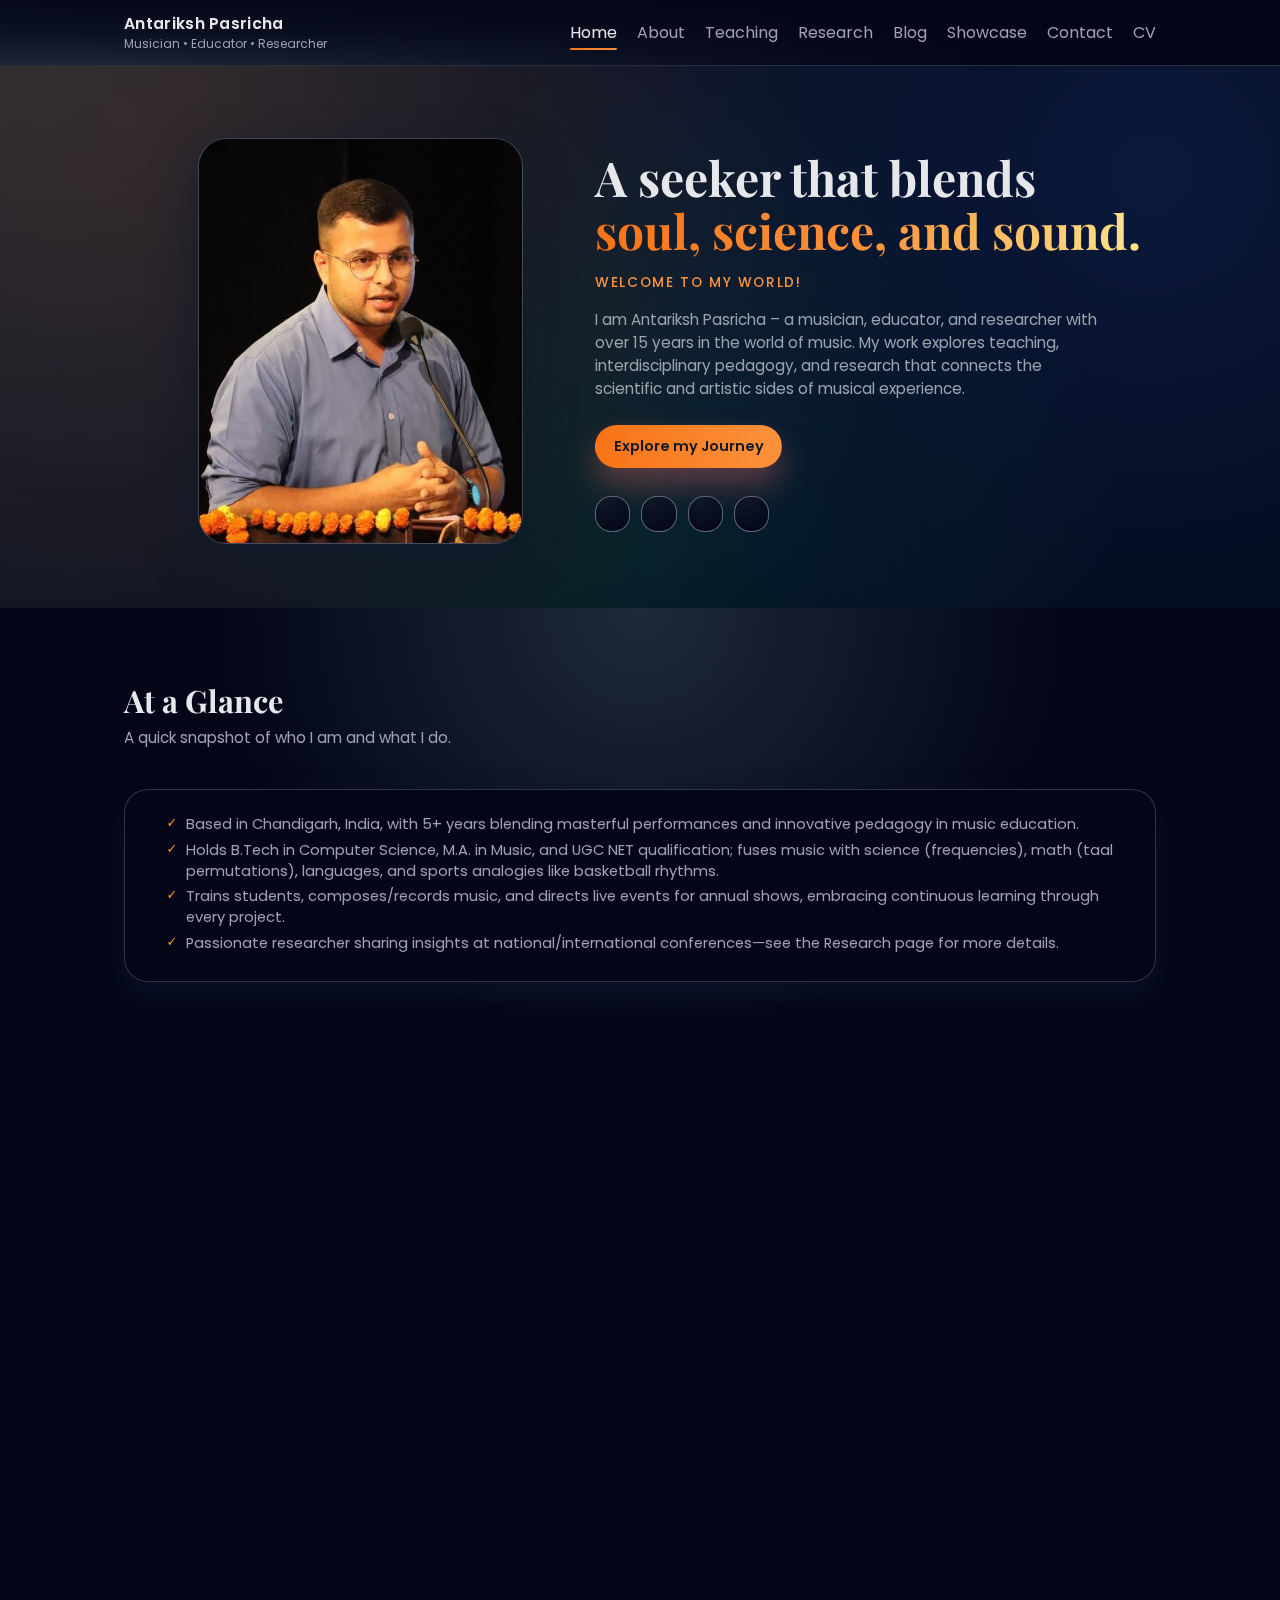
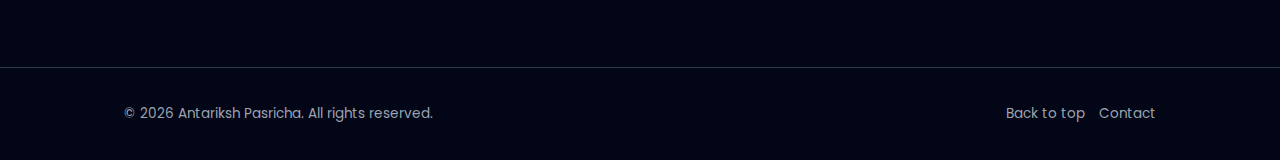
<file: index.html>
<!DOCTYPE html>
<html lang="en">
  <head>
    <meta charset="UTF-8" />
    <title>Antariksh Pasricha | Official Website</title>
    <meta name="viewport" content="width=device-width, initial-scale=1" />
    <meta
      name="description"
      content="Official website of Antariksh Pasricha – musician, educator, and researcher."
    />
    <!-- Google Fonts -->
    <link
      href="https://fonts.googleapis.com/css2?family=Poppins:wght@300;400;500;600;700&family=Playfair+Display:wght@500;700&display=swap"
      rel="stylesheet"
    />
    <!-- Icons (Font Awesome) -->
    <link
      rel="stylesheet"
      href="https://cdnjs.cloudflare.com/ajax/libs/font-awesome/6.5.1/css/all.min.css"
      integrity="sha512-DTOQO9RWCH3ppGqcWaEA1BIZOC6xxalwEsw9c2QQeAIftl+Vegovlnee1c9QX4TctnWMn13TZye+giMm8e2LwA=="
      crossorigin="anonymous"
      referrerpolicy="no-referrer"
    />
    <link rel="stylesheet" href="styles.css" />
    <style>
      /* Optional: nicer responsive embed for YouTube section */
      .video-grid {
        display: grid;
        gap: 1.5rem;
        grid-template-columns: repeat(2, minmax(0, 1fr));
      }
      @media (max-width: 768px) {
        .video-grid {
          grid-template-columns: minmax(0, 1fr);
        }
      }
      .video-card {
        padding: 1rem;
      }
      .video-wrapper {
        position: relative;
        padding-bottom: 56.25%; /* 16:9 */
        height: 0;
        overflow: hidden;
        border-radius: 1rem;
      }
      .video-wrapper iframe {
        position: absolute;
        inset: 0;
        width: 100%;
        height: 100%;
        border: 0;
      }
    </style>
  </head>
  <body>
    <!-- ================= HEADER / NAV ================= -->
    <header class="site-header" id="top">
      <div class="container header-inner">
        <a href="index.html#top" class="logo">
          <span class="logo-text">
            <span class="logo-name">Antariksh Pasricha</span>
            <span class="logo-tagline">Musician • Educator • Researcher</span>
          </span>
        </a>

        <nav class="nav" id="nav">
          <button
            class="nav-toggle"
            id="navToggle"
            aria-label="Toggle navigation"
          >
            <span></span><span></span><span></span>
          </button>

          <ul class="nav-links" id="navLinks">
            <li><a href="index.html#home" class="active">Home</a></li>
            <li><a href="about.html">About</a></li>
            <li><a href="teaching.html">Teaching</a></li>
            <li><a href="research.html">Research</a></li>
            <li><a href="blog.html">Blog</a></li>
            <li><a href="showcase.html">Showcase</a></li>
            <li><a href="contact.html">Contact</a></li>
            <li>
              <a
                href="https://drive.google.com/file/d/1Vss2K07emHJsb5LBBo6KbpOdVuDHww5l/view"
                target="_blank"
                rel="noopener"
              >
                CV
              </a>
            </li>
          </ul>
        </nav>
      </div>
    </header>

    <!-- ================= HERO ================= -->
    <section class="hero" id="home">
      <div class="hero-bg"></div>

      <div class="container hero-inner">
        <!-- PHOTO ON THE LEFT -->
        <div class="hero-visual" data-animate="fade-in">
          <div class="portrait-card">
            <div class="portrait-circle"></div>
            <div class="portrait-image">
              <img
                src="./public/3.jpg"
                alt="Antariksh Pasricha"
                class="portrait-photo"
              />
            </div>
            <div class="portrait-glow"></div>
          </div>
        </div>

        <!-- TEXT ON THE RIGHT -->
        <div class="hero-copy" data-animate="fade-up">
          <h1>
            A seeker that blends
            <span class="hero-highlight">soul, science, and sound.</span>
          </h1>
          <p class="hero-kicker">Welcome to My World!</p>
          <p class="hero-text">
            I am Antariksh Pasricha – a musician, educator, and researcher with
            over 15 years in the world of music. My work explores teaching,
            interdisciplinary pedagogy, and research that connects the
            scientific and artistic sides of musical experience.
          </p>
          <div class="hero-actions">
            <a href="about.html" class="btn primary">Explore my Journey</a>
          </div>
          <div class="hero-social">
            <a
              target="_blank"
              href="https://www.youtube.com/@AntarikshPasricha"
              aria-label="YouTube"
              ><i class="fab fa-youtube"></i
            ></a>
            <!-- <a href="#" aria-label="Twitter"
              ><i class="fab fa-x-twitter"></i
            ></a> -->
            <a
              target="_blank"
              href="https://www.instagram.com/theantarikshpasricha/"
              aria-label="Instagram"
              ><i class="fab fa-instagram"></i
            ></a>
            <a
              target="_blank"
              href="https://www.linkedin.com/in/antariksh-pasricha/"
              aria-label="LinkedIn"
              ><i class="fab fa-linkedin"></i
            ></a>
            <a href="mailto:antariksh.pasricha@gmail.com" aria-label="Email"
              ><i class="fas fa-envelope"></i
            ></a>
          </div>
        </div>
      </div>
    </section>

    <!-- ================= AT A GLANCE (HOME) ================= -->
    <section class="section accent" id="glance">
      <div class="container section-inner" data-animate="fade-up">
        <header class="section-header">
          <h2>At a Glance</h2>
          <p>A quick snapshot of who I am and what I do.</p>
        </header>

        <div class="card soft">
          <ul class="list-check">
            <li>
              Based in Chandigarh, India, with 5+ years blending masterful
              performances and innovative pedagogy in music education.
            </li>
            <li>
              Holds B.Tech in Computer Science, M.A. in Music, and UGC NET
              qualification; fuses music with science (frequencies), math (taal
              permutations), languages, and sports analogies like basketball
              rhythms.
            </li>
            <li>
              Trains students, composes/records music, and directs live events
              for annual shows, embracing continuous learning through every
              project.
            </li>
            <li>
              Passionate researcher sharing insights at national/international
              conferences—see the Research page for more details.
            </li>
          </ul>
        </div>
      </div>
    </section>

    <!-- ================= FEATURED VIDEOS (YouTube embeds) ================= -->
    <section class="section" id="videos">
      <div class="container section-inner" data-animate="fade-up">
        <header class="section-header">
          <h2>Featured Videos</h2>
          <p>Selected performances and sessions from my YouTube channel.</p>
        </header>

        <div class="video-grid">
          <!-- PERFORMANCE 1 -->
          <article class="card video-card">
            <div class="video-wrapper">
              <iframe
                src="https://www.youtube.com/embed/wxyV_s2k-8M"
                title="Performance 1"
                allow="accelerometer; autoplay; clipboard-write; encrypted-media; gyroscope; picture-in-picture; web-share"
                allowfullscreen
              ></iframe>
            </div>
            <h3>Improvising over the meditative Raag Nat Bhairav!</h3>
          </article>

          <article class="card video-card">
            <div class="video-wrapper">
              <!-- Replace VIDEO_ID_2 with your actual YouTube video ID -->
              <iframe
                src="https://www.youtube.com/embed/b1Habwsgzqs?si=6zD8Z6XFtc994Q6u"
                title="YouTube video player"
                allow="accelerometer; autoplay; clipboard-write; encrypted-media; gyroscope; picture-in-picture; web-share"
                allowfullscreen
              ></iframe>
            </div>
            <h3>
              Composed, recorded and produced a bhajan for Lord Ganesha on
              Ganesh Chaturthi
            </h3>
          </article>

          <!-- Optional third video -->
          <!--
          <article class="card video-card">
            <h3>Performance 3</h3>
            <div class="video-wrapper">
              <iframe
                src="https://www.youtube.com/embed/VIDEO_ID_3"
                title="YouTube video player"
                allow="accelerometer; autoplay; clipboard-write; encrypted-media; gyroscope; picture-in-picture; web-share"
                allowfullscreen
              ></iframe>
            </div>
          </article>
          -->
        </div>
      </div>
    </section>

    <!-- ================= FOOTER ================= -->
    <footer class="site-footer">
      <div class="container footer-inner">
        <p>
          &copy; <span id="year"></span> Antariksh Pasricha. All rights
          reserved.
        </p>
        <div class="footer-links">
          <a href="#home">Back to top</a>
          <a href="contact.html">Contact</a>
        </div>
      </div>
    </footer>

    <script src="script.js"></script>
  </body>
</html>
</file>
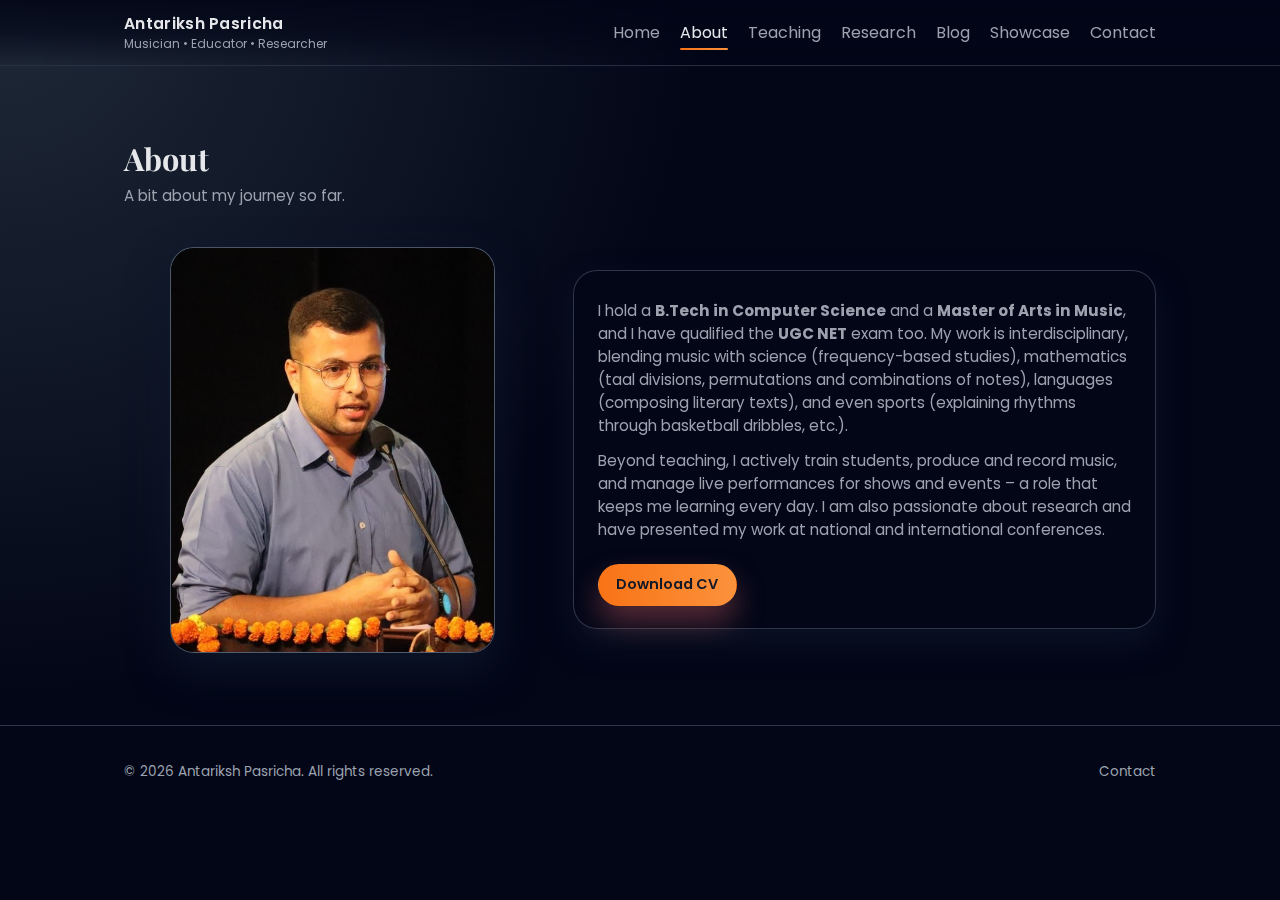
<file: about.html>
<!DOCTYPE html>
<html lang="en">
  <head>
    <meta charset="UTF-8" />
    <title>About | Antariksh Pasricha</title>
    <meta name="viewport" content="width=device-width, initial-scale=1" />
    <meta
      name="description"
      content="About Antariksh Pasricha - musician, educator, and researcher."
    />
    <link
      href="https://fonts.googleapis.com/css2?family=Poppins:wght@300;400;500;600;700&family=Playfair+Display:wght@500;700&display=swap"
      rel="stylesheet"
    />
    <link
      rel="stylesheet"
      href="https://cdnjs.cloudflare.com/ajax/libs/font-awesome/6.5.1/css/all.min.css"
      integrity="sha512-DTOQO9RWCH3ppGqcWaEA1BIZOC6xxalwEsw9c2QQeAIftl+Vegovlnee1c9QX4TctnWMn13TZye+giMm8e2LwA=="
      crossorigin="anonymous"
      referrerpolicy="no-referrer"
    />
    <link rel="stylesheet" href="styles.css" />
  </head>
  <body>
    <header class="site-header" id="top">
      <div class="container header-inner">
        <a href="index.html#top" class="logo">
          <span class="logo-text">
            <span class="logo-name">Antariksh Pasricha</span>
            <span class="logo-tagline">Musician • Educator • Researcher</span>
          </span>
        </a>

        <nav class="nav" id="nav">
          <button
            class="nav-toggle"
            id="navToggle"
            aria-label="Toggle navigation"
          >
            <span></span><span></span><span></span>
          </button>

          <ul class="nav-links" id="navLinks">
            <li><a href="index.html#home">Home</a></li>
            <li><a href="about.html" class="active">About</a></li>
            <li><a href="teaching.html">Teaching</a></li>
            <li><a href="research.html">Research</a></li>
            <li><a href="blog.html">Blog</a></li>
            <li><a href="showcase.html">Showcase</a></li>
            <li><a href="contact.html">Contact</a></li>
            
          </ul>
        </nav>
      </div>
    </header>

    <section class="section" id="about">
      <div class="container section-inner" data-animate="fade-up">
        <header class="section-header">
          <h2>About</h2>
          <p>A bit about my journey so far.</p>
        </header>

        <div class="about-layout">
          <!-- LEFT: PHOTO -->
          <div class="about-photo">
            <div class="about-photo-card">
              <img
                src="./public/3.jpg"
                alt="Antariksh Pasricha"
                class="about-photo-img"
              />
            </div>
          </div>

          <!-- RIGHT: TEXT -->
          <div class="about-text card soft">
            <p>
              I hold a <strong>B.Tech in Computer Science</strong> and a
              <strong>Master of Arts in Music</strong>, and I have qualified the
              <strong>UGC NET</strong> exam too. My work is interdisciplinary,
              blending music with science (frequency-based studies), mathematics
              (taal divisions, permutations and combinations of notes),
              languages (composing literary texts), and even sports (explaining
              rhythms through basketball dribbles, etc.).
            </p>
            <p>
              Beyond teaching, I actively train students, produce and record
              music, and manage live performances for shows and events – a role
              that keeps me learning every day. I am also passionate about
              research and have presented my work at national and international
              conferences.
            </p>

            <div class="about-actions">
              <a
                href="https://drive.google.com/file/d/1Fc0FP4wH5z7kY4lY9H1S5N-lIX1jqBkP/view?usp=sharing"
                class="btn primary" target="_blank"
                download
              >
                Download CV
              </a>
            </div>
          </div>
        </div>
      </div>
    </section>

    <footer class="site-footer">
      <div class="container footer-inner">
        <p>
          &copy; <span id="year"></span> Antariksh Pasricha. All rights
          reserved.
        </p>
        <div class="footer-links">
          <a href="contact.html">Contact</a>
        </div>
      </div>
    </footer>

    <script src="script.js"></script>
  </body>
</html>
</file>
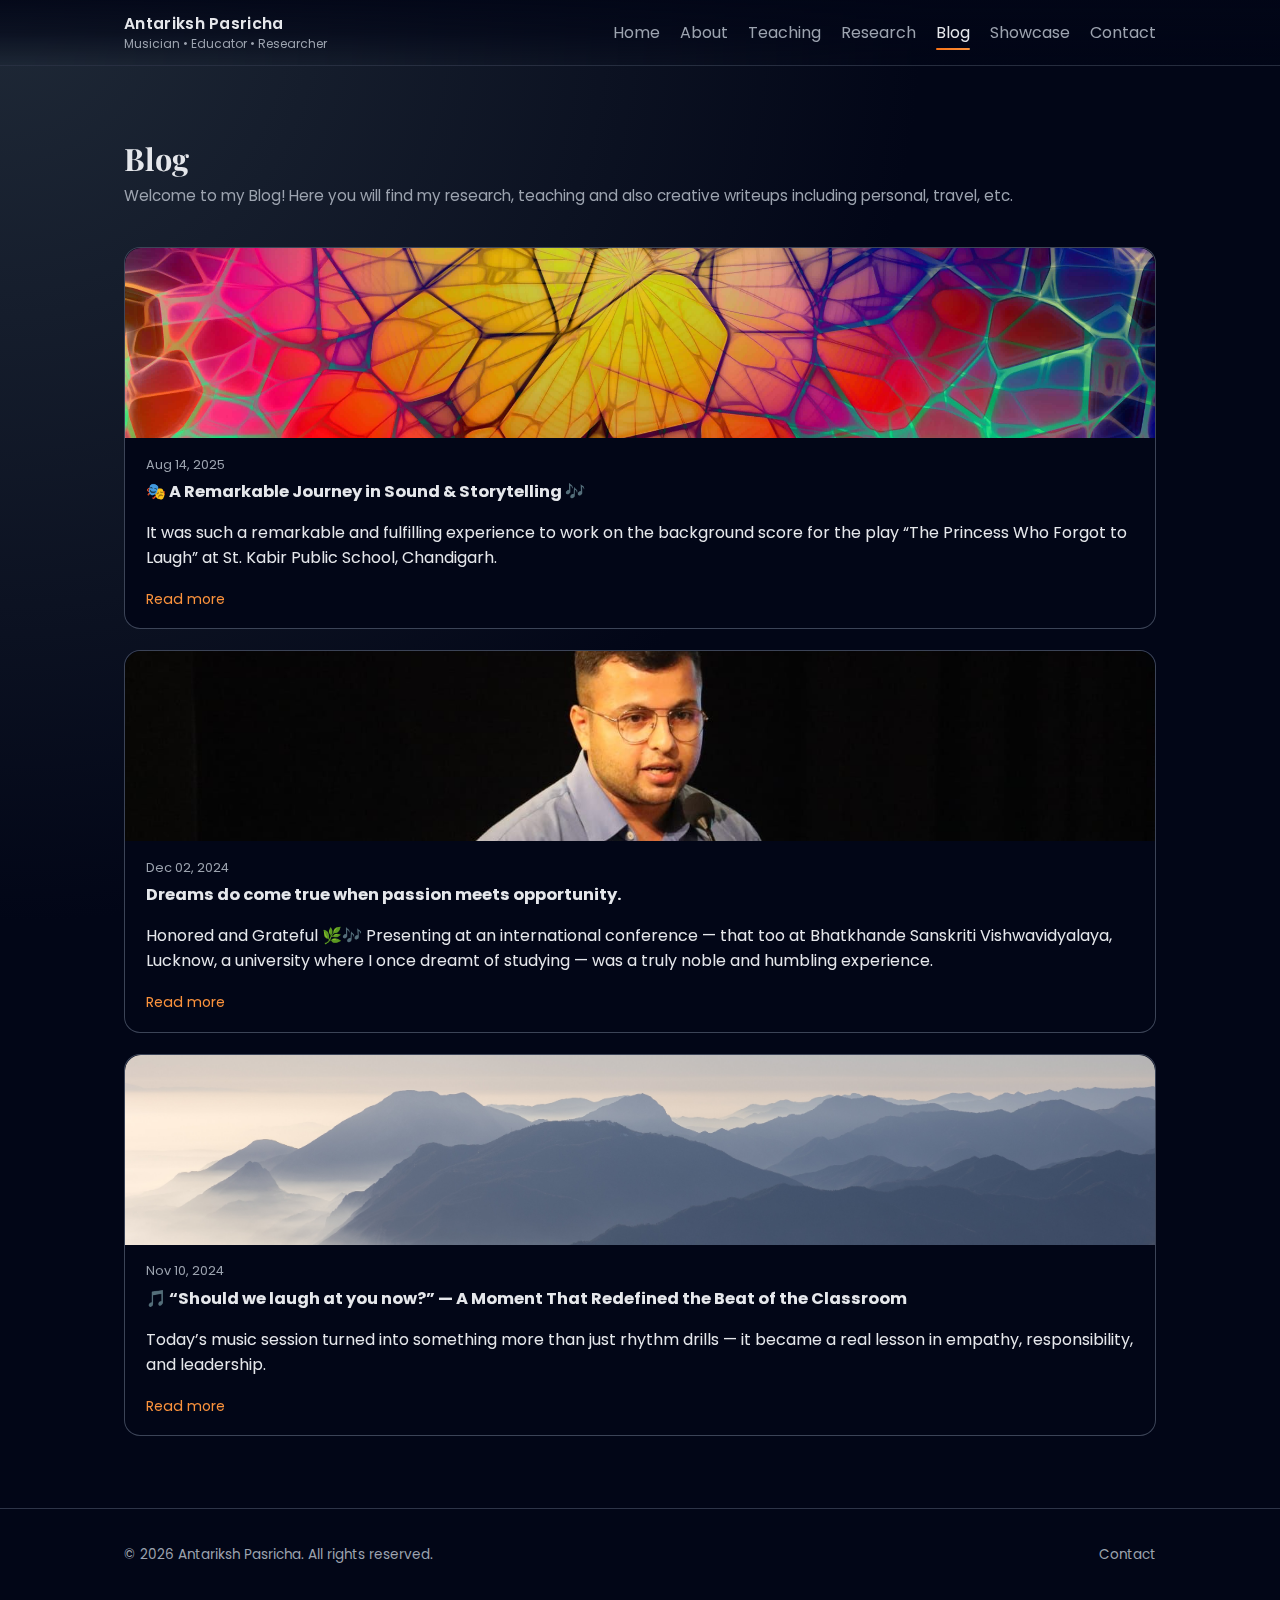
<file: blog.html>
<!DOCTYPE html>
<html lang="en">
  <head>
    <meta charset="UTF-8" />
    <title>Blog | Antariksh Pasricha</title>
    <meta name="viewport" content="width=device-width, initial-scale=1" />
    <meta
      name="description"
      content="Blog posts by Antariksh Pasricha on music, practice, and creativity."
    />
    <link
      href="https://fonts.googleapis.com/css2?family=Poppins:wght@300;400;500;600;700&family=Playfair+Display:wght@500;700&display=swap"
      rel="stylesheet"
    />
    <link
      rel="stylesheet"
      href="https://cdnjs.cloudflare.com/ajax/libs/font-awesome/6.5.1/css/all.min.css"
      integrity="sha512-DTOQO9RWCH3ppGqcWaEA1BIZOC6xxalwEsw9c2QQeAIftl+Vegovlnee1c9QX4TctnWMn13TZye+giMm8e2LwA=="
      crossorigin="anonymous"
      referrerpolicy="no-referrer"
    />
    <link rel="stylesheet" href="styles.css" />
  </head>
  <body>
    <!-- HEADER -->
    <header class="site-header" id="top">
      <div class="container header-inner">
        <a href="index.html#top" class="logo">
          <span class="logo-text">
            <span class="logo-name">Antariksh Pasricha</span>
            <span class="logo-tagline">Musician • Educator • Researcher</span>
          </span>
        </a>

        <nav class="nav" id="nav">
          <button
            class="nav-toggle"
            id="navToggle"
            aria-label="Toggle navigation"
          >
            <span></span><span></span><span></span>
          </button>

          <ul class="nav-links" id="navLinks">
            <li><a href="index.html#home">Home</a></li>
            <li><a href="about.html">About</a></li>
            <li><a href="teaching.html">Teaching</a></li>
            <li><a href="research.html">Research</a></li>
            <li><a href="blog.html" class="active">Blog</a></li>
            <li><a href="showcase.html">Showcase</a></li>
            <li><a href="contact.html">Contact</a></li>
            
          </ul>
        </nav>
      </div>
    </header>

    <!-- BLOG -->
    <section class="section" id="blog">
      <div class="container section-inner" data-animate="fade-up">
        <header class="section-header">
          <h2>Blog</h2>
          <p>
            Welcome to my Blog! Here you will find my research, teaching and
            also creative writeups including personal, travel, etc.
          </p>
        </header>

        <div class="blog-list">
          <article class="blog-item">
            <div class="blog-thumb">
              <img
                src="./public/Blog_image1.jpg"
                alt="Practicing music in a home studio"
              />
            </div>
            <span class="blog-date">Aug 14, 2025</span>
            <h3>🎭 A Remarkable Journey in Sound & Storytelling 🎶</h3>
            <p>
              It was such a remarkable and fulfilling experience to work on the
              background score for the play “The Princess Who Forgot to Laugh”
              at St. Kabir Public School, Chandigarh.
            </p>
            <a href="./blog1.html" class="card-link">Read more</a>
          </article>

          <article class="blog-item">
            <div class="blog-thumb">
              <img
                src="./public/Blog_image2.jpg"
                alt="Singer performing on stage with a microphone"
              />
            </div>
            <span class="blog-date">Dec 02, 2024</span>
            <h3>Dreams do come true when passion meets opportunity.</h3>
            <p>
              Honored and Grateful 🌿🎶 Presenting at an international
              conference — that too at Bhatkhande Sanskriti Vishwavidyalaya,
              Lucknow, a university where I once dreamt of studying — was a
              truly noble and humbling experience.
            </p>
            <a href="./blog2.html" class="card-link">Read more</a>
          </article>

          <article class="blog-item">
            <div class="blog-thumb">
              <img
                src="./public/Blog_image3.jpg"
                alt="Notebook with music ideas and a cup of coffee"
              />
            </div>
            <span class="blog-date">Nov 10, 2024</span>
            <h3>
              🎵 “Should we laugh at you now?” — A Moment That Redefined the
              Beat of the Classroom
            </h3>
            <p>
              Today’s music session turned into something more than just rhythm
              drills — it became a real lesson in empathy, responsibility, and
              leadership.
            </p>
            <a href="./blog3.html" class="card-link">Read more</a>
          </article>
          <!-- Optional extra post -->
          <!--
          <article class="blog-item">
            <div class="blog-thumb">
              <img
                src="./public/blog-3.jpg"
                alt="Notebook with music ideas and a cup of coffee"
              />
            </div>
            <span class="blog-date">Nov 10, 2024</span>
            <h3>Balancing Teaching, Performing, and Research</h3>
            <p>
              Notes from the journey of juggling multiple roles, and how each
              one feeds the other.
            </p>
            <a href="#" class="card-link">Read more</a>
          </article>
          -->
        </div>
      </div>
    </section>

    <!-- FOOTER -->
    <footer class="site-footer">
      <div class="container footer-inner">
        <p>
          &copy; <span id="year"></span> Antariksh Pasricha. All rights
          reserved.
        </p>
        <div class="footer-links">
          <a href="contact.html">Contact</a>
        </div>
      </div>
    </footer>

    <script src="script.js"></script>
  </body>
</html>
</file>
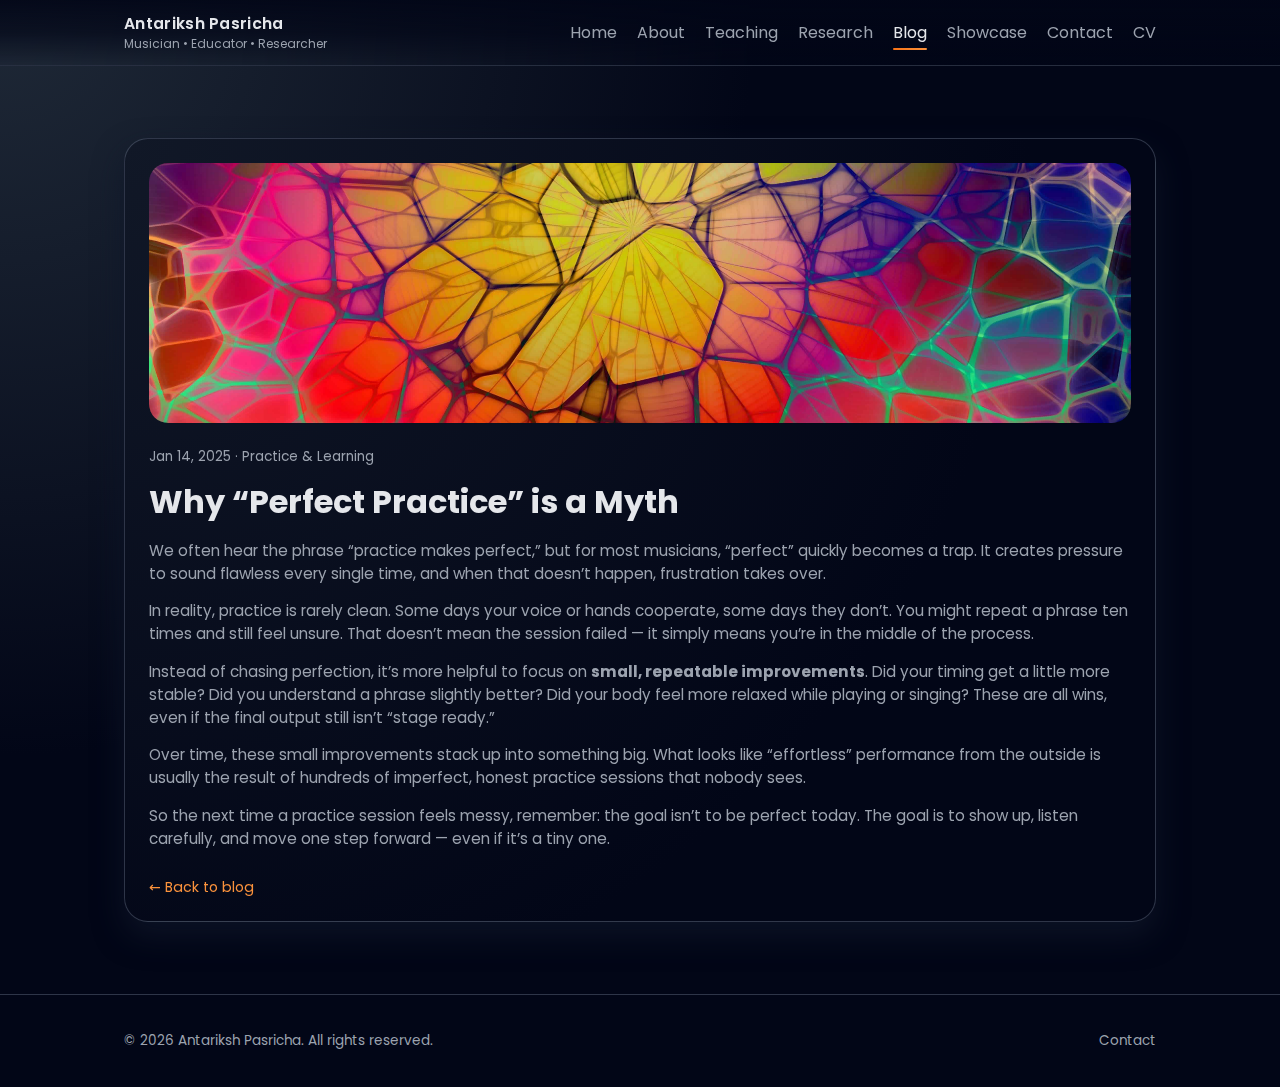
<file: blog1.html>
<!DOCTYPE html>
<html lang="en">
  <head>
    <meta charset="UTF-8" />
    <title>Why “Perfect Practice” is a Myth | Blog | Antariksh Pasricha</title>
    <meta name="viewport" content="width=device-width, initial-scale=1" />
    <meta
      name="description"
      content="A reflection on practice, consistency, and why progress matters more than perfection."
    />
    <link
      href="https://fonts.googleapis.com/css2?family=Poppins:wght@300;400;500;600;700&family=Playfair+Display:wght@500;700&display=swap"
      rel="stylesheet"
    />
    <link
      rel="stylesheet"
      href="https://cdnjs.cloudflare.com/ajax/libs/font-awesome/6.5.1/css/all.min.css"
      integrity="sha512-DTOQO9RWCH3ppGqcWaEA1BIZOC6xxalwEsw9c2QQeAIftl+Vegovlnee1c9QX4TctnWMn13TZye+giMm8e2LwA=="
      crossorigin="anonymous"
      referrerpolicy="no-referrer"
    />
    <link rel="stylesheet" href="styles.css" />
    <style>
      .post-hero {
        margin-bottom: 1.5rem;
        border-radius: 1.2rem;
        overflow: hidden;
      }
      .post-hero img {
        display: block;
        width: 100%;
        height: 260px;
        object-fit: cover;
      }
      .post-meta {
        font-size: 0.85rem;
        color: var(--muted);
        margin-bottom: 0.7rem;
      }
      .post-body p {
        font-size: 0.95rem;
        color: var(--muted);
        margin: 0 0 0.9rem;
      }
    </style>
  </head>
  <body>
    <!-- HEADER -->
    <header class="site-header" id="top">
      <div class="container header-inner">
        <a href="index.html#top" class="logo">
          <span class="logo-text">
            <span class="logo-name">Antariksh Pasricha</span>
            <span class="logo-tagline">Musician • Educator • Researcher</span>
          </span>
        </a>

        <nav class="nav" id="nav">
          <button
            class="nav-toggle"
            id="navToggle"
            aria-label="Toggle navigation"
          >
            <span></span><span></span><span></span>
          </button>

          <ul class="nav-links" id="navLinks">
            <li><a href="index.html#home">Home</a></li>
            <li><a href="about.html">About</a></li>
            <li><a href="teaching.html">Teaching</a></li>
            <li><a href="research.html">Research</a></li>
            <li><a href="blog.html" class="active">Blog</a></li>
            <li><a href="showcase.html">Showcase</a></li>
            <li><a href="contact.html">Contact</a></li>
            <li>
              <a
                href="https://drive.google.com/file/d/1Vss2K07emHJsb5LBBo6KbpOdVuDHww5l/view"
                target="_blank"
                rel="noopener"
              >
                CV
              </a>
            </li>
          </ul>
        </nav>
      </div>
    </header>

    <!-- POST CONTENT -->
    <section class="section">
      <div class="container section-inner" data-animate="fade-up">
        <article class="card">
          <div class="post-hero">
            <img
              src="./public/Blog_image1.jpg"
              alt="Practicing music in a home studio"
            />
          </div>

          <div class="post-meta">Jan 14, 2025 · Practice & Learning</div>
          <h1 style="margin-top: 0; margin-bottom: 0.8rem">
            Why “Perfect Practice” is a Myth
          </h1>

          <div class="post-body">
            <p>
              We often hear the phrase “practice makes perfect,” but for most
              musicians, “perfect” quickly becomes a trap. It creates pressure
              to sound flawless every single time, and when that doesn’t happen,
              frustration takes over.
            </p>
            <p>
              In reality, practice is rarely clean. Some days your voice or
              hands cooperate, some days they don’t. You might repeat a phrase
              ten times and still feel unsure. That doesn’t mean the session
              failed — it simply means you’re in the middle of the process.
            </p>
            <p>
              Instead of chasing perfection, it’s more helpful to focus on
              <strong>small, repeatable improvements</strong>. Did your timing
              get a little more stable? Did you understand a phrase slightly
              better? Did your body feel more relaxed while playing or singing?
              These are all wins, even if the final output still isn’t “stage
              ready.”
            </p>
            <p>
              Over time, these small improvements stack up into something big.
              What looks like “effortless” performance from the outside is
              usually the result of hundreds of imperfect, honest practice
              sessions that nobody sees.
            </p>
            <p>
              So the next time a practice session feels messy, remember: the
              goal isn’t to be perfect today. The goal is to show up, listen
              carefully, and move one step forward — even if it’s a tiny one.
            </p>
          </div>

          <div style="margin-top: 1.5rem">
            <a href="blog.html" class="card-link">&larr; Back to blog</a>
          </div>
        </article>
      </div>
    </section>

    <!-- FOOTER -->
    <footer class="site-footer">
      <div class="container footer-inner">
        <p>
          &copy; <span id="year"></span> Antariksh Pasricha. All rights
          reserved.
        </p>
        <div class="footer-links">
          <a href="contact.html">Contact</a>
        </div>
      </div>
    </footer>

    <script src="script.js"></script>
  </body>
</html>
</file>
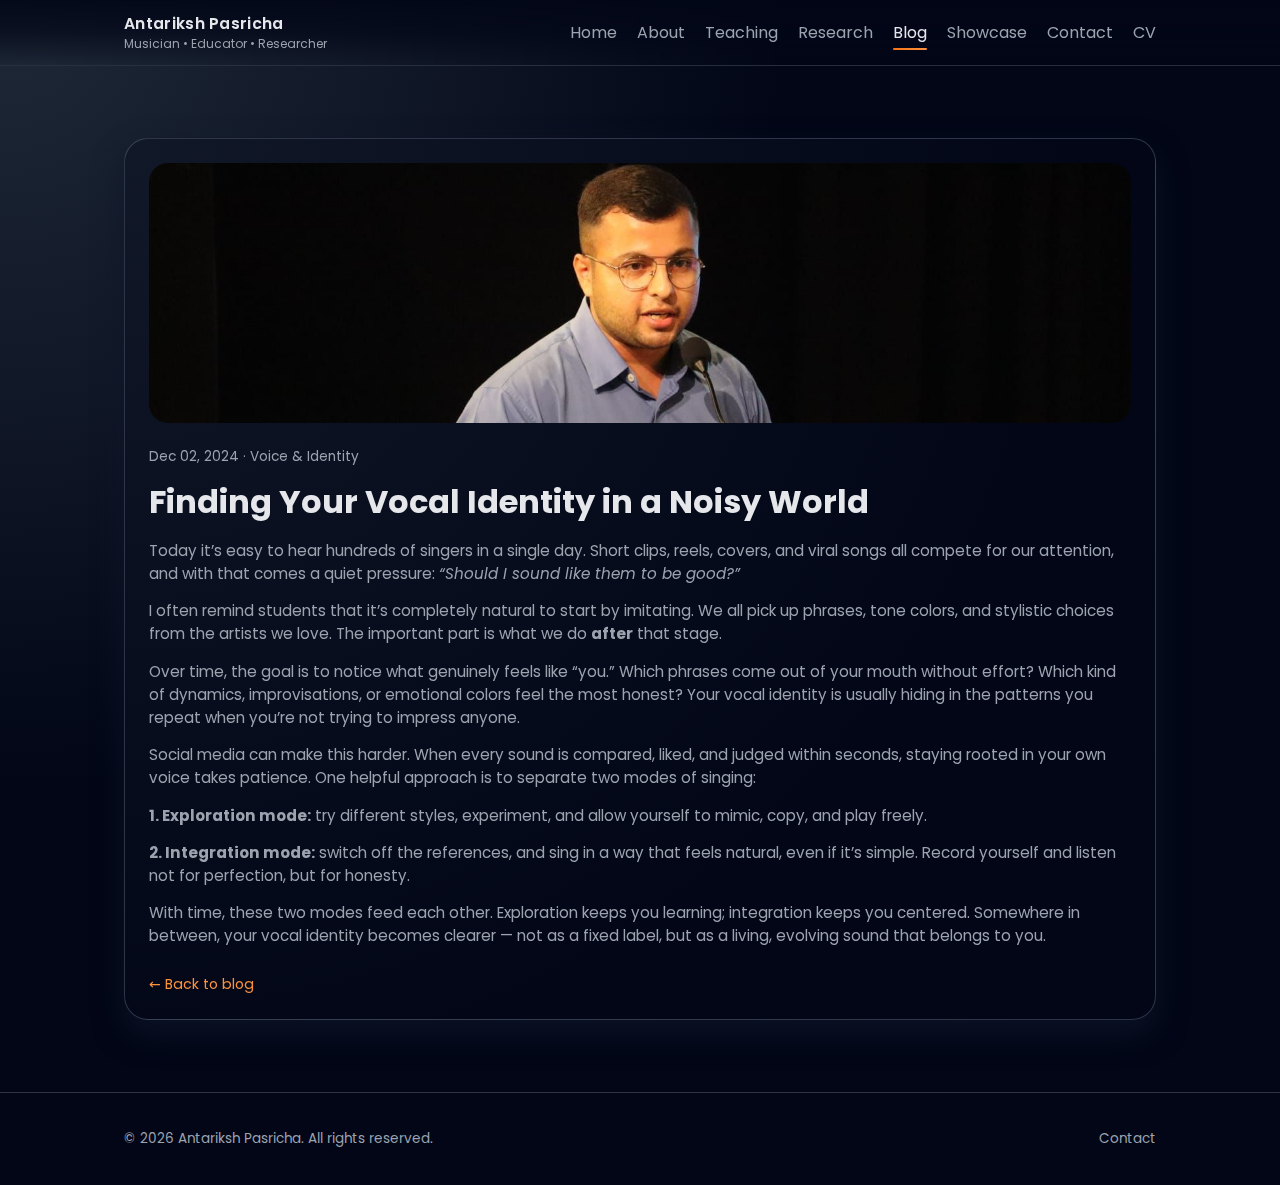
<file: blog2.html>
<!DOCTYPE html>
<html lang="en">
  <head>
    <meta charset="UTF-8" />
    <title>Finding Your Vocal Identity | Blog | Antariksh Pasricha</title>
    <meta name="viewport" content="width=device-width, initial-scale=1" />
    <meta
      name="description"
      content="Thoughts on finding your own sound in a noisy and fast-moving world."
    />
    <link
      href="https://fonts.googleapis.com/css2?family=Poppins:wght@300;400;500;600;700&family=Playfair+Display:wght@500;700&display=swap"
      rel="stylesheet"
    />
    <link
      rel="stylesheet"
      href="https://cdnjs.cloudflare.com/ajax/libs/font-awesome/6.5.1/css/all.min.css"
      integrity="sha512-DTOQO9RWCH3ppGqcWaEA1BIZOC6xxalwEsw9c2QQeAIftl+Vegovlnee1c9QX4TctnWMn13TZye+giMm8e2LwA=="
      crossorigin="anonymous"
      referrerpolicy="no-referrer"
    />
    <link rel="stylesheet" href="styles.css" />
    <style>
      .post-hero {
        margin-bottom: 1.5rem;
        border-radius: 1.2rem;
        overflow: hidden;
      }
      .post-hero img {
        display: block;
        width: 100%;
        height: 260px;
        object-fit: cover;
      }
      .post-meta {
        font-size: 0.85rem;
        color: var(--muted);
        margin-bottom: 0.7rem;
      }
      .post-body p {
        font-size: 0.95rem;
        color: var(--muted);
        margin: 0 0 0.9rem;
      }
    </style>
  </head>
  <body>
    <!-- HEADER -->
    <header class="site-header" id="top">
      <div class="container header-inner">
        <a href="index.html#top" class="logo">
          <span class="logo-text">
            <span class="logo-name">Antariksh Pasricha</span>
            <span class="logo-tagline">Musician • Educator • Researcher</span>
          </span>
        </a>

        <nav class="nav" id="nav">
          <button
            class="nav-toggle"
            id="navToggle"
            aria-label="Toggle navigation"
          >
            <span></span><span></span><span></span>
          </button>

          <ul class="nav-links" id="navLinks">
            <li><a href="index.html#home">Home</a></li>
            <li><a href="about.html">About</a></li>
            <li><a href="teaching.html">Teaching</a></li>
            <li><a href="research.html">Research</a></li>
            <li><a href="blog.html" class="active">Blog</a></li>
            <li><a href="showcase.html">Showcase</a></li>
            <li><a href="contact.html">Contact</a></li>
            <li>
              <a
                href="https://drive.google.com/file/d/1Vss2K07emHJsb5LBBo6KbpOdVuDHww5l/view"
                target="_blank"
                rel="noopener"
              >
                CV
              </a>
            </li>
          </ul>
        </nav>
      </div>
    </header>

    <!-- POST CONTENT -->
    <section class="section">
      <div class="container section-inner" data-animate="fade-up">
        <article class="card">
          <div class="post-hero">
            <img
              src="./public/Blog_image2.jpg"
              alt="Singer performing on stage with a microphone"
            />
          </div>

          <div class="post-meta">Dec 02, 2024 · Voice & Identity</div>
          <h1 style="margin-top: 0; margin-bottom: 0.8rem">
            Finding Your Vocal Identity in a Noisy World
          </h1>

          <div class="post-body">
            <p>
              Today it’s easy to hear hundreds of singers in a single day. Short
              clips, reels, covers, and viral songs all compete for our
              attention, and with that comes a quiet pressure:
              <em>“Should I sound like them to be good?”</em>
            </p>
            <p>
              I often remind students that it’s completely natural to start by
              imitating. We all pick up phrases, tone colors, and stylistic
              choices from the artists we love. The important part is what we do
              <strong>after</strong> that stage.
            </p>
            <p>
              Over time, the goal is to notice what genuinely feels like “you.”
              Which phrases come out of your mouth without effort? Which kind of
              dynamics, improvisations, or emotional colors feel the most
              honest? Your vocal identity is usually hiding in the patterns you
              repeat when you’re not trying to impress anyone.
            </p>
            <p>
              Social media can make this harder. When every sound is compared,
              liked, and judged within seconds, staying rooted in your own voice
              takes patience. One helpful approach is to separate two modes of
              singing:
            </p>
            <p>
              <strong>1. Exploration mode:</strong> try different styles,
              experiment, and allow yourself to mimic, copy, and play freely.
            </p>
            <p>
              <strong>2. Integration mode:</strong> switch off the references,
              and sing in a way that feels natural, even if it’s simple. Record
              yourself and listen not for perfection, but for honesty.
            </p>
            <p>
              With time, these two modes feed each other. Exploration keeps you
              learning; integration keeps you centered. Somewhere in between,
              your vocal identity becomes clearer — not as a fixed label, but as
              a living, evolving sound that belongs to you.
            </p>
          </div>

          <div style="margin-top: 1.5rem">
            <a href="blog.html" class="card-link">&larr; Back to blog</a>
          </div>
        </article>
      </div>
    </section>

    <!-- FOOTER -->
    <footer class="site-footer">
      <div class="container footer-inner">
        <p>
          &copy; <span id="year"></span> Antariksh Pasricha. All rights
          reserved.
        </p>
        <div class="footer-links">
          <a href="contact.html">Contact</a>
        </div>
      </div>
    </footer>

    <script src="script.js"></script>
  </body>
</html>
</file>
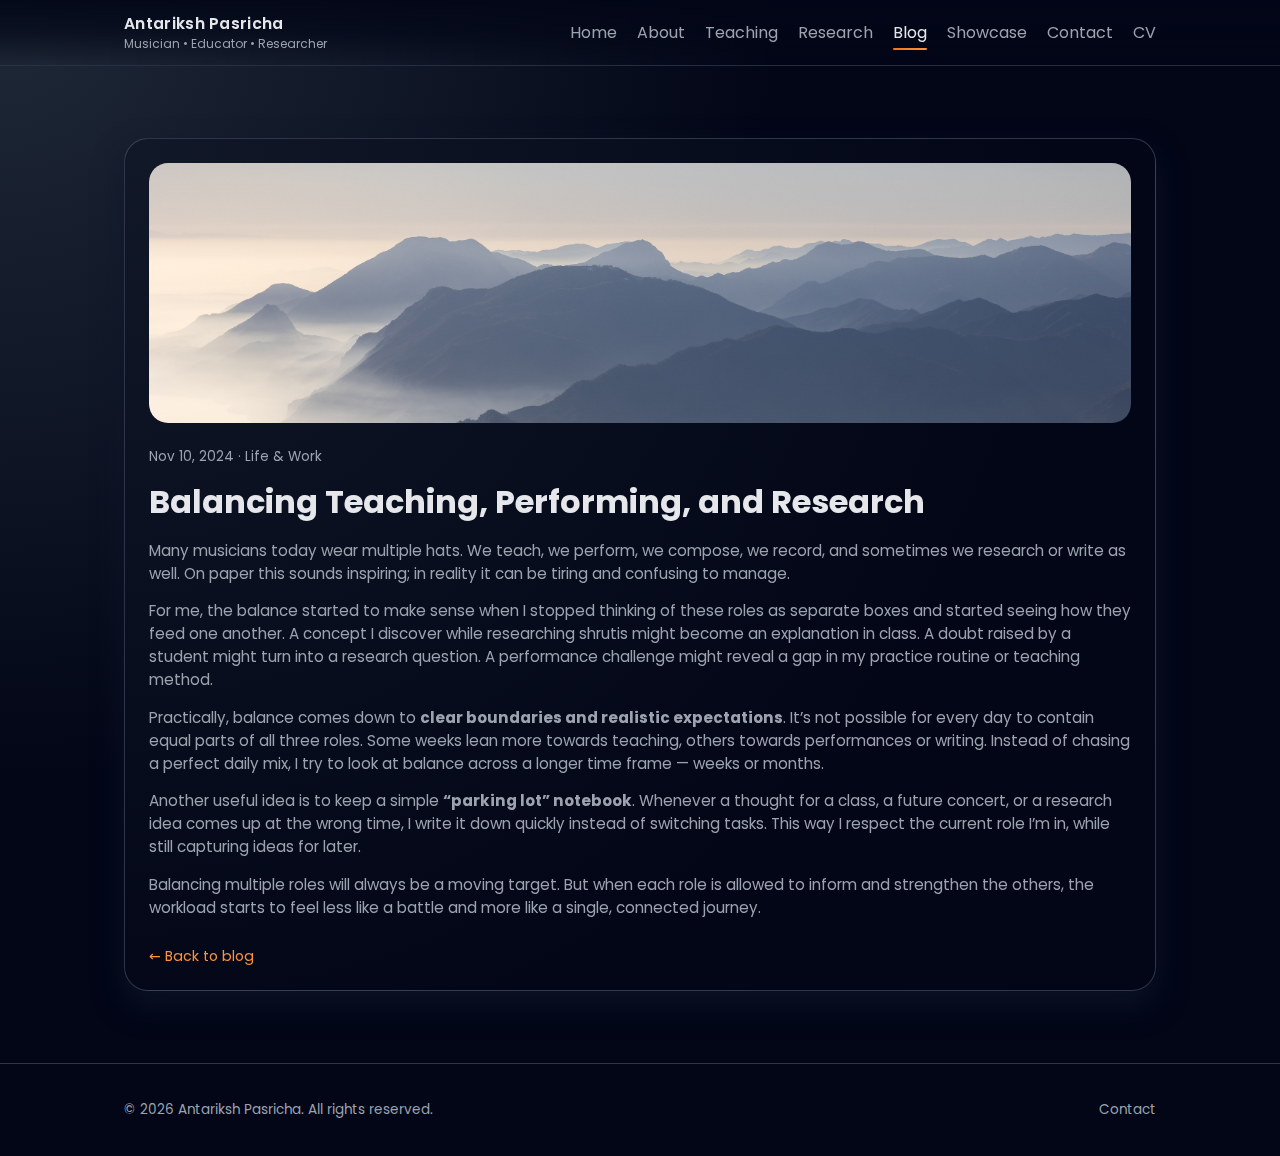
<file: blog3.html>
<!DOCTYPE html>
<html lang="en">
  <head>
    <meta charset="UTF-8" />
    <title>
      Balancing Teaching, Performing, and Research | Blog | Antariksh Pasricha
    </title>
    <meta name="viewport" content="width=device-width, initial-scale=1" />
    <meta
      name="description"
      content="Notes on juggling different roles in music and how each role influences the others."
    />
    <link
      href="https://fonts.googleapis.com/css2?family=Poppins:wght@300;400;500;600;700&family=Playfair+Display:wght@500;700&display=swap"
      rel="stylesheet"
    />
    <link
      rel="stylesheet"
      href="https://cdnjs.cloudflare.com/ajax/libs/font-awesome/6.5.1/css/all.min.css"
      integrity="sha512-DTOQO9RWCH3ppGqcWaEA1BIZOC6xxalwEsw9c2QQeAIftl+Vegovlnee1c9QX4TctnWMn13TZye+giMm8e2LwA=="
      crossorigin="anonymous"
      referrerpolicy="no-referrer"
    />
    <link rel="stylesheet" href="styles.css" />
    <style>
      .post-hero {
        margin-bottom: 1.5rem;
        border-radius: 1.2rem;
        overflow: hidden;
      }
      .post-hero img {
        display: block;
        width: 100%;
        height: 260px;
        object-fit: cover;
      }
      .post-meta {
        font-size: 0.85rem;
        color: var(--muted);
        margin-bottom: 0.7rem;
      }
      .post-body p {
        font-size: 0.95rem;
        color: var(--muted);
        margin: 0 0 0.9rem;
      }
    </style>
  </head>
  <body>
    <!-- HEADER -->
    <header class="site-header" id="top">
      <div class="container header-inner">
        <a href="index.html#top" class="logo">
          <span class="logo-text">
            <span class="logo-name">Antariksh Pasricha</span>
            <span class="logo-tagline">Musician • Educator • Researcher</span>
          </span>
        </a>

        <nav class="nav" id="nav">
          <button
            class="nav-toggle"
            id="navToggle"
            aria-label="Toggle navigation"
          >
            <span></span><span></span><span></span>
          </button>

          <ul class="nav-links" id="navLinks">
            <li><a href="index.html#home">Home</a></li>
            <li><a href="about.html">About</a></li>
            <li><a href="teaching.html">Teaching</a></li>
            <li><a href="research.html">Research</a></li>
            <li><a href="blog.html" class="active">Blog</a></li>
            <li><a href="showcase.html">Showcase</a></li>
            <li><a href="contact.html">Contact</a></li>
            <li>
              <a
                href="https://drive.google.com/file/d/1Vss2K07emHJsb5LBBo6KbpOdVuDHww5l/view"
                target="_blank"
                rel="noopener"
              >
                CV
              </a>
            </li>
          </ul>
        </nav>
      </div>
    </header>

    <!-- POST CONTENT -->
    <section class="section">
      <div class="container section-inner" data-animate="fade-up">
        <article class="card">
          <div class="post-hero">
            <img
              src="./public/Blog_image3.jpg"
              alt="Notebook with music ideas and a cup of coffee"
            />
          </div>

          <div class="post-meta">Nov 10, 2024 · Life & Work</div>
          <h1 style="margin-top: 0; margin-bottom: 0.8rem">
            Balancing Teaching, Performing, and Research
          </h1>

          <div class="post-body">
            <p>
              Many musicians today wear multiple hats. We teach, we perform, we
              compose, we record, and sometimes we research or write as well. On
              paper this sounds inspiring; in reality it can be tiring and
              confusing to manage.
            </p>
            <p>
              For me, the balance started to make sense when I stopped thinking
              of these roles as separate boxes and started seeing how they feed
              one another. A concept I discover while researching shrutis might
              become an explanation in class. A doubt raised by a student might
              turn into a research question. A performance challenge might
              reveal a gap in my practice routine or teaching method.
            </p>
            <p>
              Practically, balance comes down to
              <strong>clear boundaries and realistic expectations</strong>. It’s
              not possible for every day to contain equal parts of all three
              roles. Some weeks lean more towards teaching, others towards
              performances or writing. Instead of chasing a perfect daily mix, I
              try to look at balance across a longer time frame — weeks or
              months.
            </p>
            <p>
              Another useful idea is to keep a simple
              <strong>“parking lot” notebook</strong>. Whenever a thought for a
              class, a future concert, or a research idea comes up at the wrong
              time, I write it down quickly instead of switching tasks. This way
              I respect the current role I’m in, while still capturing ideas for
              later.
            </p>
            <p>
              Balancing multiple roles will always be a moving target. But when
              each role is allowed to inform and strengthen the others, the
              workload starts to feel less like a battle and more like a single,
              connected journey.
            </p>
          </div>

          <div style="margin-top: 1.5rem">
            <a href="blog.html" class="card-link">&larr; Back to blog</a>
          </div>
        </article>
      </div>
    </section>

    <!-- FOOTER -->
    <footer class="site-footer">
      <div class="container footer-inner">
        <p>
          &copy; <span id="year"></span> Antariksh Pasricha. All rights
          reserved.
        </p>
        <div class="footer-links">
          <a href="contact.html">Contact</a>
        </div>
      </div>
    </footer>

    <script src="script.js"></script>
  </body>
</html>
</file>
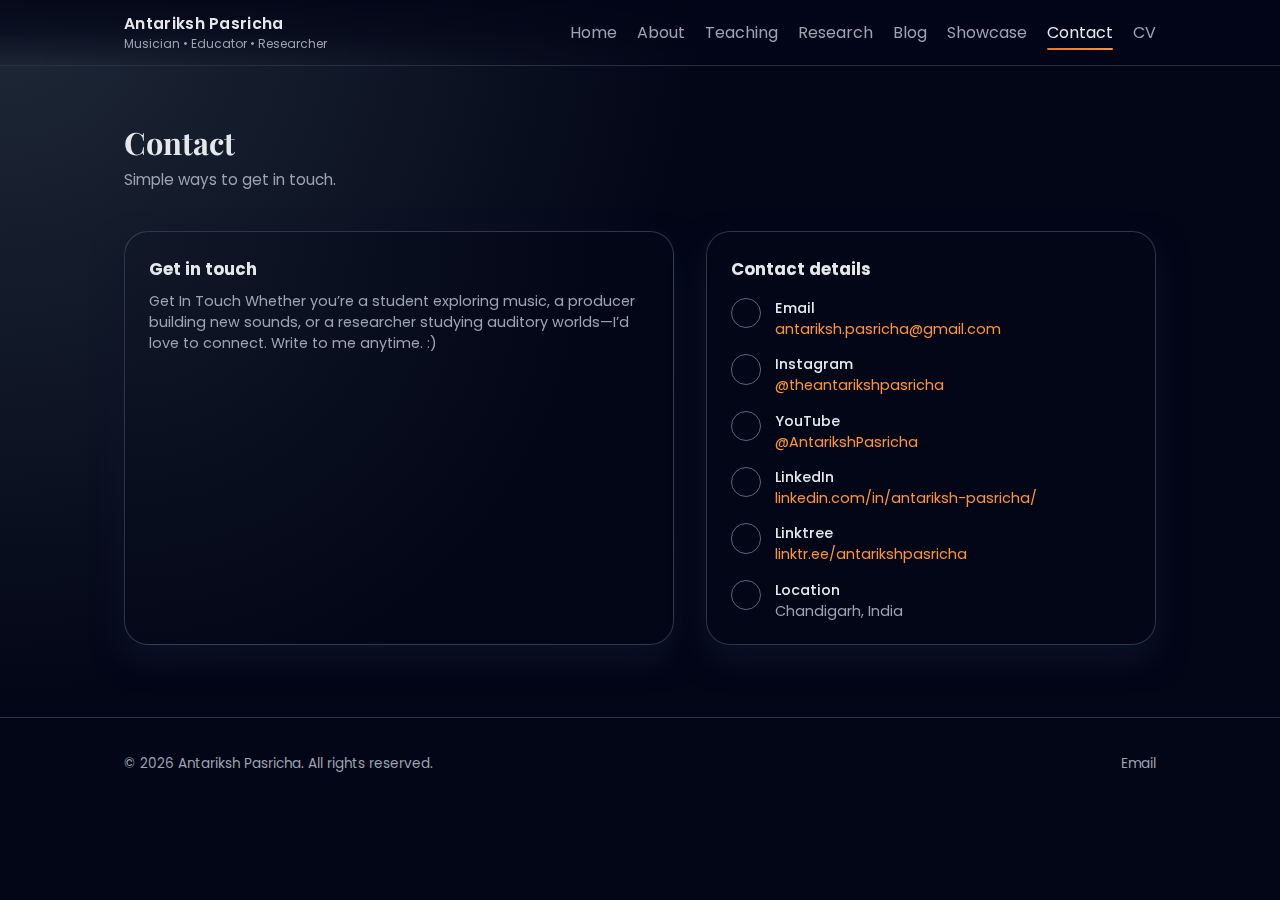
<file: contact.html>
<!DOCTYPE html>
<html lang="en">
  <head>
    <meta charset="UTF-8" />
    <title>Contact | Antariksh Pasricha</title>
    <meta name="viewport" content="width=device-width, initial-scale=1" />
    <meta
      name="description"
      content="Contact details for Antariksh Pasricha."
    />
    <!-- Fonts + Icons -->
    <link
      href="https://fonts.googleapis.com/css2?family=Poppins:wght@300;400;500;600;700&family=Playfair+Display:wght@500;700&display=swap"
      rel="stylesheet"
    />
    <link
      rel="stylesheet"
      href="https://cdnjs.cloudflare.com/ajax/libs/font-awesome/6.5.1/css/all.min.css"
      integrity="sha512-DTOQO9RWCH3ppGqcWaEA1BIZOC6xxalwEsw9c2QQeAIftl+Vegovlnee1c9QX4TctnWMn13TZye+giMm8e2LwA=="
      crossorigin="anonymous"
      referrerpolicy="no-referrer"
    />
    <link rel="stylesheet" href="styles.css" />

    <!-- Small page-specific layout CSS -->
    <style>
      .contact-grid {
        display: grid;
        gap: 2rem;
        grid-template-columns: minmax(0, 1.1fr) minmax(0, 0.9fr);
      }
      @media (max-width: 860px) {
        .contact-grid {
          grid-template-columns: minmax(0, 1fr);
        }
      }
      .contact-info-list {
        list-style: none;
        padding: 0;
        margin: 0;
        display: grid;
        gap: 0.9rem;
      }
      .contact-info-item {
        display: flex;
        gap: 0.85rem;
        align-items: flex-start;
        font-size: 0.9rem;
        color: var(--muted);
      }
      .contact-info-item i {
        width: 1.9rem;
        height: 1.9rem;
        border-radius: 999px;
        border: 1px solid rgba(148, 163, 184, 0.6);
        display: flex;
        align-items: center;
        justify-content: center;
        font-size: 0.9rem;
      }
      .contact-info-item strong {
        color: var(--text);
        font-weight: 500;
      }
      .contact-note {
        margin-top: 1.4rem;
        font-size: 0.86rem;
        color: var(--muted);
      }
    </style>
  </head>
  <body>
    <!-- HEADER -->
    <header class="site-header" id="top">
      <div class="container header-inner">
        <a href="index.html#top" class="logo">
          <span class="logo-text">
            <span class="logo-name">Antariksh Pasricha</span>
            <span class="logo-tagline">Musician • Educator • Researcher</span>
          </span>
        </a>

        <nav class="nav" id="nav">
          <button
            class="nav-toggle"
            id="navToggle"
            aria-label="Toggle navigation"
          >
            <span></span><span></span><span></span>
          </button>

          <ul class="nav-links" id="navLinks">
            <li><a href="index.html#home">Home</a></li>
            <li><a href="about.html">About</a></li>
            <li><a href="teaching.html">Teaching</a></li>
            <li><a href="research.html">Research</a></li>
            <li><a href="blog.html">Blog</a></li>
            <li><a href="showcase.html">Showcase</a></li>
            <li><a href="contact.html" class="active">Contact</a></li>
            <li>
              <a
                href="https://drive.google.com/file/d/1Vss2K07emHJsb5LBBo6KbpOdVuDHww5l/view"
                target="_blank"
                rel="noopener"
              >
                CV
              </a>
            </li>
          </ul>
        </nav>
      </div>
    </header>

    <!-- CONTACT CONTENT -->
    <section class="section" style="padding-top: 3.5rem">
      <div class="container section-inner" data-animate="fade-up">
        <header class="section-header">
          <h2>Contact</h2>
          <p>Simple ways to get in touch.</p>
        </header>

        <div class="contact-grid">
          <!-- Left: short description + primary channels -->
          <div class="card">
            <h3>Get in touch</h3>
            <p style="color: var(--muted); font-size: 0.9rem">
              Get In Touch Whether you’re a student exploring music, a producer
              building new sounds, or a researcher studying auditory worlds—I’d
              love to connect. Write to me anytime. :)
            </p>
          </div>

          <!-- Right: structured contact details -->
          <div class="card soft">
            <h3>Contact details</h3>

            <ul class="contact-info-list" style="margin-top: 1rem">
              <li class="contact-info-item">
                <i class="fas fa-envelope"></i>
                <div>
                  <strong>Email</strong><br />
                  <a
                    href="mailto:antariksh.pasricha@gmail.com"
                    style="color: var(--accent-strong); text-decoration: none"
                  >
                    antariksh.pasricha@gmail.com
                  </a>
                </div>
              </li>

              <li class="contact-info-item">
                <i class="fab fa-instagram"></i>
                <div>
                  <a
                    target="_blank"
                    href="https://www.instagram.com/theantarikshpasricha/"
                    style="color: var(--accent-strong); text-decoration: none"
                  >
                    <strong>Instagram</strong><br />
                    @theantarikshpasricha
                  </a>
                </div>
              </li>

              <li class="contact-info-item">
                <i class="fab fa-youtube"></i>
                <div>
                  <a
                    target="_blank"
                    href="https://www.youtube.com/@AntarikshPasricha"
                    style="color: var(--accent-strong); text-decoration: none"
                  >
                    <strong>YouTube</strong><br />
                    @AntarikshPasricha
                  </a>
                </div>
              </li>

              <li class="contact-info-item">
                <i class="fab fa-linkedin"></i>
                <div>
                  <a
                    target="_blank"
                    href="https://www.linkedin.com/in/antariksh-pasricha/"
                    style="color: var(--accent-strong); text-decoration: none"
                  >
                    <strong>LinkedIn</strong><br />
                    <span>linkedin.com/in/antariksh-pasricha/</span>
                  </a>
                </div>
              </li>

              <!-- NEW: Linktree -->
              <li class="contact-info-item">
                <i class="fas fa-link"></i>
                <div>
                  <a
                    target="_blank"
                    href="https://linktr.ee/antarikshpasricha"
                    style="color: var(--accent-strong); text-decoration: none"
                  >
                    <strong>Linktree</strong><br />
                    <span>linktr.ee/antarikshpasricha</span>
                  </a>
                </div>
              </li>

              <li class="contact-info-item">
                <i class="fas fa-location-dot"></i>
                <div>
                  <strong>Location</strong><br />
                  <span>Chandigarh, India</span>
                </div>
              </li>
            </ul>
          </div>
        </div>
      </div>
    </section>

    <!-- FOOTER -->
    <footer class="site-footer">
      <div class="container footer-inner">
        <p>
          &copy; <span id="year"></span> Antariksh Pasricha. All rights
          reserved.
        </p>
        <div class="footer-links">
          <a href="mailto:antariksh.pasricha@gmail.com">Email</a>
        </div>
      </div>
    </footer>

    <script src="script.js"></script>
  </body>
</html>
</file>
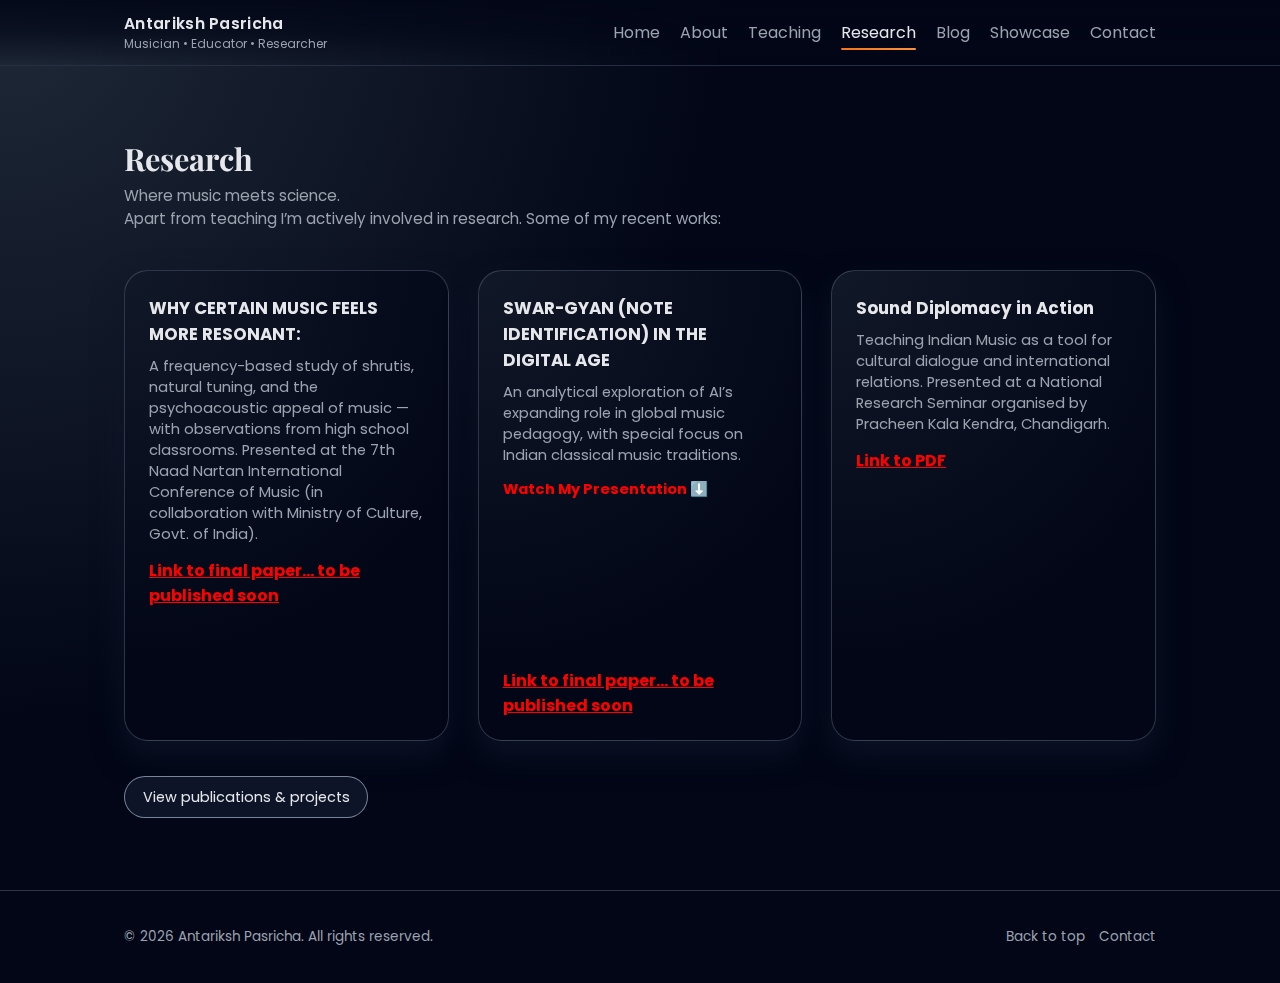
<file: research.html>
<!DOCTYPE html>
<html lang="en">
  <head>
    <meta charset="UTF-8" />
    <title>Research | Antariksh Pasricha</title>
    <meta name="viewport" content="width=device-width, initial-scale=1" />
    <meta
      name="description"
      content="Research work by Antariksh Pasricha where music meets science."
    />
    <link
      href="https://fonts.googleapis.com/css2?family=Poppins:wght@300;400;500;600;700&family=Playfair+Display:wght@500;700&display=swap"
      rel="stylesheet"
    />
    <link
      rel="stylesheet"
      href="https://cdnjs.cloudflare.com/ajax/libs/font-awesome/6.5.1/css/all.min.css"
      integrity="sha512-DTOQO9RWCH3ppGqcWaEA1BIZOC6xxalwEsw9c2QQeAIftl+Vegovlnee1c9QX4TctnWMn13TZye+giMm8e2LwA=="
      crossorigin="anonymous"
      referrerpolicy="no-referrer"
    />
    <link rel="stylesheet" href="styles.css" />
  </head>
  <body>
    <header class="site-header" id="top">
      <div class="container header-inner">
        <a href="index.html#top" class="logo">
          <span class="logo-text">
            <span class="logo-name">Antariksh Pasricha</span>
            <span class="logo-tagline">Musician • Educator • Researcher</span>
          </span>
        </a>

        <nav class="nav" id="nav">
          <button
            class="nav-toggle"
            id="navToggle"
            aria-label="Toggle navigation"
          >
            <span></span><span></span><span></span>
          </button>

          <ul class="nav-links" id="navLinks">
            <li><a href="index.html#home">Home</a></li>
            <li><a href="about.html">About</a></li>
            <li><a href="teaching.html">Teaching</a></li>
            <li><a href="research.html" class="active">Research</a></li>
            <li><a href="blog.html">Blog</a></li>
            <li><a href="showcase.html">Showcase</a></li>
            <li><a href="contact.html">Contact</a></li>
            
          </ul>
        </nav>
      </div>
    </header>

    <section class="section" id="research">
      <div class="container section-inner" data-animate="fade-up">
        <header class="section-header">
          <h2>Research</h2>
          <p>Where music meets science.</p>
          <p>
            Apart from teaching I’m actively involved in research. Some of my recent works:
          </p>
        </header>

        <div class="grid three-column">
          <article class="card">
            <h3>WHY CERTAIN MUSIC FEELS MORE RESONANT:</h3>
            <p>
              A frequency-based study of shrutis, natural tuning, and the
              psychoacoustic appeal of music — with observations from high
              school classrooms. Presented at the 7th Naad Nartan International
              Conference of Music (in collaboration with Ministry of Culture,
              Govt. of India).
            </p>
            <a style="color:red; font-weight:bold; " href="https://docs.google.com/document/d/1Ahke0tS3udJE5ZTfWv0P1_WcLsEXy4y_EGQ8rlCbLUA/edit?usp=sharing" target="_blank">Link to final paper... to be published soon</a>
          </article>
          <article class="card">
            <h3>SWAR-GYAN (NOTE IDENTIFICATION) IN THE DIGITAL AGE</h3>
            <p>
              An analytical exploration of AI’s expanding role in global music
              pedagogy, with special focus on Indian classical music traditions.
            </p>
            <p style="color:red;"><b>Watch My Presentation ⬇️</b></p>
             <div class="music-video">
              <div class="video-wrapper">
          <iframe src="https://www.youtube.com/embed/ejGqAx-Mm7Q?si=ro64YX4iHwSMXujb&amp;start=589" 
            title="YouTube video player" frameborder="0" allow="accelerometer; autoplay; clipboard-write; encrypted-media; 
            gyroscope; picture-in-picture; web-share" referrerpolicy="strict-origin-when-cross-origin" allowfullscreen>
            
            </iframe>
                
              </div>
               <a style="color:red; font-weight:bold; " href="https://docs.google.com/document/d/15kxzDcmjmcSyzXhl1Lw0dD4FC0L7No5ZVU1y2kwk-jw/edit?usp=sharing" target="_blank">Link to final paper... to be published soon</a>
             </div>
            <!-- replace # with link  -->

            <!--<a href="#"></a>-->
          </article>
          <article class="card">
            <h3>Sound Diplomacy in Action</h3>
            <p>
              Teaching Indian Music as a tool for cultural dialogue and
              international relations. Presented at a National Research Seminar
              organised by Pracheen Kala Kendra, Chandigarh.
            </p>
            <!-- replace # with link  -->

            <a style="color:red; font-weight:bold;" href="https://drive.google.com/file/d/1zYI_mKtfAKfRSYX_lzoB5rgnq-8_PSqO/view?usp=sharing">Link to PDF</a>
          </article>
        </div>
        <!-- replace # with link  -->
        <div class="section-cta">
          <a href="#" class="btn ghost">View publications &amp; projects</a>
        </div>
      </div>
    </section>

    <footer class="site-footer">
      <div class="container footer-inner">
        <p>
          &copy; <span id="year"></span> Antariksh Pasricha. All rights
          reserved.
        </p>
        <div class="footer-links">
          <a href="#top">Back to top</a>
          <a href="contact.html">Contact</a>
        </div>
      </div>
    </footer>

    <script src="script.js"></script>
  </body>
</html>
</file>
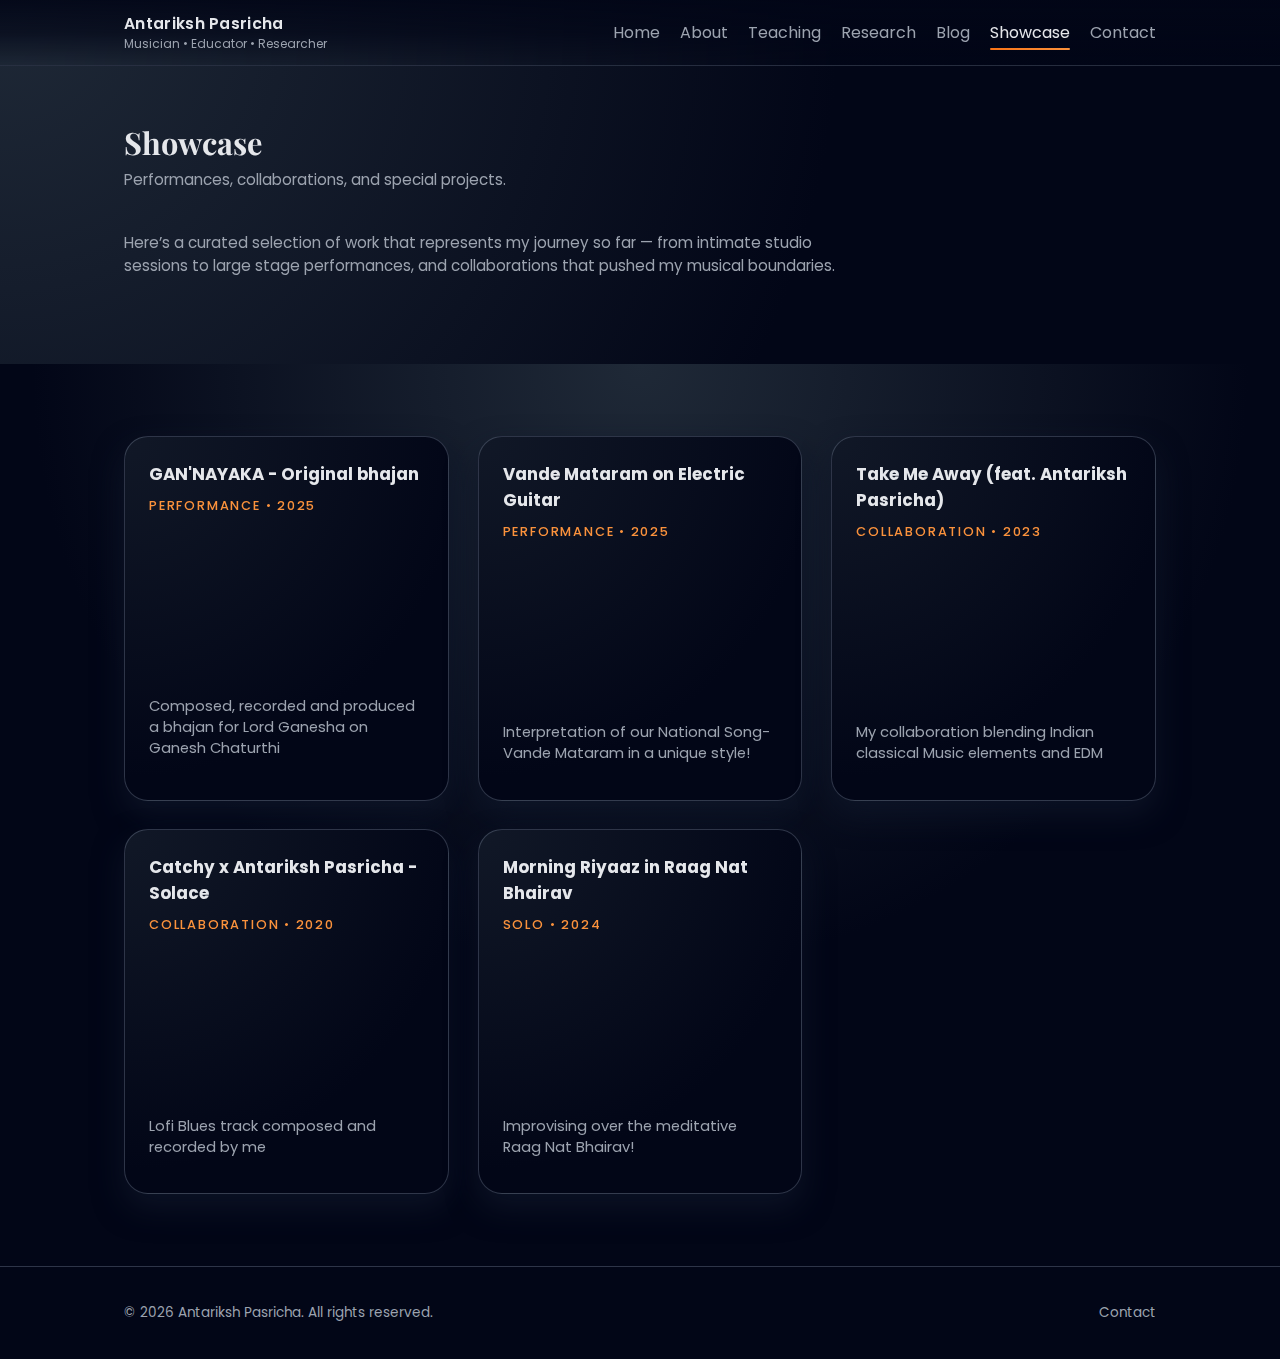
<file: showcase.html>
<!DOCTYPE html>
<html lang="en">
  <head>
    <meta charset="UTF-8" />
    <title>Showcase | Antariksh Pasricha</title>
    <meta name="viewport" content="width=device-width, initial-scale=1" />
    <meta
      name="description"
      content="Showcase of performances, projects and highlights by Antariksh Pasricha."
    />
    <link
      href="https://fonts.googleapis.com/css2?family=Poppins:wght@300;400;500;600;700&family=Playfair+Display:wght@500;700&display=swap"
      rel="stylesheet"
    />
    <link
      rel="stylesheet"
      href="https://cdnjs.cloudflare.com/ajax/libs/font-awesome/6.5.1/css/all.min.css"
      integrity="sha512-DTOQO9RWCH3ppGqcWaEA1BIZOC6xxalwEsw9c2QQeAIftl+Vegovlnee1c9QX4TctnWMn13TZye+giMm8e2LwA=="
      crossorigin="anonymous"
      referrerpolicy="no-referrer"
    />
    <link rel="stylesheet" href="styles.css" />
  </head>
  <body>
    <!-- HEADER (same as index, but Showcase active) -->
    <header class="site-header" id="top">
      <div class="container header-inner">
        <a href="index.html#top" class="logo">
          <span class="logo-text">
            <span class="logo-name">Antariksh Pasricha</span>
            <span class="logo-tagline">Musician • Educator • Researcher</span>
          </span>
        </a>

        <nav class="nav" id="nav">
          <button
            class="nav-toggle"
            id="navToggle"
            aria-label="Toggle navigation"
          >
            <span></span><span></span><span></span>
          </button>

          <ul class="nav-links" id="navLinks">
            <li><a href="index.html#home">Home</a></li>
            <li><a href="about.html">About</a></li>
            <li><a href="teaching.html">Teaching</a></li>
            <li><a href="research.html">Research</a></li>
            <li><a href="blog.html">Blog</a></li>
            <li><a href="showcase.html" class="active">Showcase</a></li>
            <li><a href="contact.html">Contact</a></li>
            
          </ul>
        </nav>
      </div>
    </header>

    <!-- HERO / INTRO FOR SHOWCASE -->
    <section class="section" style="padding-top: 3.5rem">
      <div class="container section-inner" data-animate="fade-up">
        <header class="section-header">
          <h2>Showcase</h2>
          <p>Performances, collaborations, and special projects.</p>
        </header>

        <p style="color: var(--muted); max-width: 720px; font-size: 0.95rem">
          Here’s a curated selection of work that represents my journey so far —
          from intimate studio sessions to large stage performances, and
          collaborations that pushed my musical boundaries.
        </p>
      </div>
    </section>

    <!-- FEATURED GRID -->
    <section class="section accent">
      <div class="container section-inner" data-animate="fade-up">
        <div class="grid three-column">
          <!-- CARD 1 -->
          <article class="card music-card">
            <h3>GAN'NAYAKA - Original bhajan</h3>
            <p class="music-meta">Performance • 2025</p>

            <div class="music-video">
              <div class="video-wrapper">
                <iframe
                  src="https://www.youtube.com/embed/b1Habwsgzqs"
                  title="GAN'NAYAKA - Original bhajan"
                  allow="accelerometer; autoplay; clipboard-write; encrypted-media; gyroscope; picture-in-picture; web-share"
                  allowfullscreen
                ></iframe>
              </div>
            </div>
            <p>
              Composed, recorded and produced a bhajan for Lord Ganesha on
              Ganesh Chaturthi
            </p>
          </article>

          <!-- CARD 2 -->
          <article class="card music-card">
            <h3>Vande Mataram on Electric Guitar</h3>
            <p class="music-meta">Performance • 2025</p>

            <div class="music-video">
              <div class="video-wrapper">
                <iframe
                  src="https://www.youtube.com/embed/6Cf0AtfU-pg"
                  title="Midnight Echoes Studio Session"
                  allow="accelerometer; autoplay; clipboard-write; encrypted-media; gyroscope; picture-in-picture; web-share"
                  allowfullscreen
                ></iframe>
              </div>
            </div>

            <p>
              Interpretation of our National Song- Vande Mataram in a unique
              style!
            </p>
          </article>

          <!-- CARD 3 -->
          <article class="card music-card">
            <h3>Take Me Away (feat. Antariksh Pasricha)</h3>
            <p class="music-meta">collaboration • 2023</p>

            <div class="music-video">
              <div class="video-wrapper">
                <iframe
                  src="https://www.youtube.com/embed/H_DQz2LYJXE"
                  title="Crossroads Collaboration"
                  allow="accelerometer; autoplay; clipboard-write; encrypted-media; gyroscope; picture-in-picture; web-share"
                  allowfullscreen
                ></iframe>
              </div>
            </div>

            <p>
              My collaboration blending Indian classical Music elements and EDM
            </p>
          </article>
          <!-- CARD 4 -->
          <article class="card music-card">
            <h3>Catchy x Antariksh Pasricha - Solace</h3>
            <p class="music-meta">collaboration • 2020</p>

            <div class="music-video">
              <div class="video-wrapper">
                <!-- Replace VIDEO_ID_3 with your real ID -->
                <iframe
                  src="https://www.youtube.com/embed/6VRW9snqAQ4"
                  title="Catchy x Antariksh Pasricha - Solace"
                  allow="accelerometer; autoplay; clipboard-write; encrypted-media; gyroscope; picture-in-picture; web-share"
                  allowfullscreen
                ></iframe>
              </div>
            </div>

            <p>Lofi Blues track composed and recorded by me</p>
          </article>
          <!-- CARD 5 -->
          <article class="card music-card">
            <h3>Morning Riyaaz in Raag Nat Bhairav</h3>
            <p class="music-meta">SOLO • 2024</p>

            <div class="music-video">
              <div class="video-wrapper">
                <!-- Replace VIDEO_ID_3 with your real ID -->
                <iframe
                  src="https://www.youtube.com/embed/wxyV_s2k-8M"
                  title="youtube"
                  allow="accelerometer; autoplay; clipboard-write; encrypted-media; gyroscope; picture-in-picture; web-share"
                  allowfullscreen
                ></iframe>
              </div>
            </div>

            <p>Improvising over the meditative Raag Nat Bhairav!</p>
          </article>
        </div>
      </div>
    </section>

    <!-- TIMELINE STYLE SECTION
    <section class="section">
      <div class="container section-inner" data-animate="fade-up">
        <header class="section-header">
          <h2>Highlights Over the Years</h2>
          <p>Moments that shaped my musical path.</p>
        </header>

        <div class="blog-list">
          <article class="blog-item">
            <span class="blog-date">2024</span>
            <h3>Headlining the “Skyline Stories” Tour</h3>
            <p>
              A multi-city tour bringing the EP to life with immersive visuals,
              stripped-down arrangements, and audience storytelling.
            </p>
          </article>

          <article class="blog-item">
            <span class="blog-date">2023</span>
            <h3>First Full-Length Album Release</h3>
            <p>
              “Roots &amp; Reveries” launched across platforms, merging
              traditional influences with modern production aesthetics.
            </p>
          </article>

          <article class="blog-item">
            <span class="blog-date">2022</span>
            <h3>Voice on Screen</h3>
            <p>
              Vocals featured in a short film soundtrack, exploring how music
              and narrative intertwine to shape emotion.
            </p>
          </article>
        </div>
      </div>
    </section> -->

    <!-- FOOTER -->
    <footer class="site-footer">
      <div class="container footer-inner">
        <p>
          &copy; <span id="year"></span> Antariksh Pasricha. All rights
          reserved.
        </p>
        <div class="footer-links">
          <a href="contact.html">Contact</a>
        </div>
      </div>
    </footer>

    <script src="script.js"></script>
  </body>
</html>
</file>
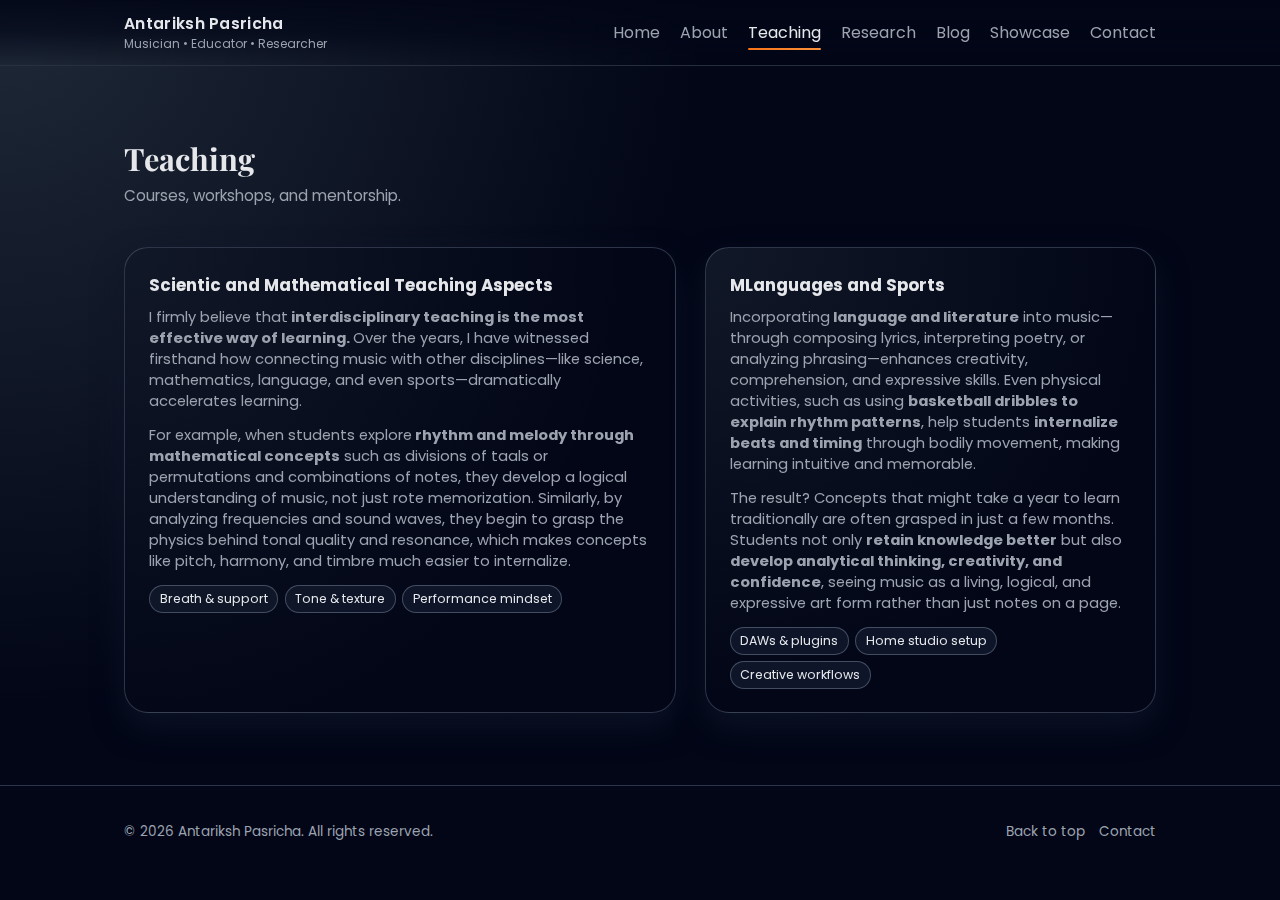
<file: teaching.html>
<!DOCTYPE html>
<html lang="en">
  <head>
    <meta charset="UTF-8" />
    <title>Teaching | Antariksh Pasricha</title>
    <meta name="viewport" content="width=device-width, initial-scale=1" />
    <meta
      name="description"
      content="Teaching, courses, and pedagogy by Antariksh Pasricha."
    />
    <link
      href="https://fonts.googleapis.com/css2?family=Poppins:wght@300;400;500;600;700&family=Playfair+Display:wght@500;700&display=swap"
      rel="stylesheet"
    />
    <link
      rel="stylesheet"
      href="https://cdnjs.cloudflare.com/ajax/libs/font-awesome/6.5.1/css/all.min.css"
      integrity="sha512-DTOQO9RWCH3ppGqcWaEA1BIZOC6xxalwEsw9c2QQeAIftl+Vegovlnee1c9QX4TctnWMn13TZye+giMm8e2LwA=="
      crossorigin="anonymous"
      referrerpolicy="no-referrer"
    />
    <link rel="stylesheet" href="styles.css" />
  </head>
  <body>
    <header class="site-header" id="top">
      <div class="container header-inner">
        <a href="index.html#top" class="logo">
          <span class="logo-text">
            <span class="logo-name">Antariksh Pasricha</span>
            <span class="logo-tagline">Musician • Educator • Researcher</span>
          </span>
        </a>

        <nav class="nav" id="nav">
          <button
            class="nav-toggle"
            id="navToggle"
            aria-label="Toggle navigation"
          >
            <span></span><span></span><span></span>
          </button>

          <ul class="nav-links" id="navLinks">
            <li><a href="index.html#home">Home</a></li>
            <li><a href="about.html">About</a></li>
            <li><a href="teaching.html" class="active">Teaching</a></li>
            <li><a href="research.html">Research</a></li>
            <li><a href="blog.html">Blog</a></li>
            <li><a href="showcase.html">Showcase</a></li>
            <li><a href="contact.html">Contact</a></li>
            
          </ul>
        </nav>
      </div>
    </header>

    <section class="section" id="teaching">
      <div class="container section-inner" data-animate="fade-up">
        <header class="section-header">
          <h2>Teaching</h2>
          <p>Courses, workshops, and mentorship.</p>
        </header>

        <div class="grid two-column">
          <article class="card">
            <h3>Scientic and Mathematical Teaching Aspects</h3>
            <p>
              I firmly believe that<strong>
                interdisciplinary teaching is the most effective way of
                learning.
              </strong>
              Over the years, I have witnessed firsthand how connecting music
              with other disciplines—like science, mathematics, language, and
              even sports—dramatically accelerates learning.
            </p>
            <p>
              For example, when students explore<strong>
                rhythm and melody through mathematical concepts</strong
              >
              such as divisions of taals or permutations and combinations of
              notes, they develop a logical understanding of music, not just
              rote memorization. Similarly, by analyzing frequencies and sound
              waves, they begin to grasp the physics behind tonal quality and
              resonance, which makes concepts like pitch, harmony, and timbre
              much easier to internalize.
            </p>
            <ul class="pill-list">
              <li>Breath & support</li>
              <li>Tone & texture</li>
              <li>Performance mindset</li>
            </ul>
          </article>
          <article class="card">
            <h3>MLanguages and Sports</h3>
            <p>
              Incorporating<strong> language and literature</strong> into
              music—through composing lyrics, interpreting poetry, or analyzing
              phrasing—enhances creativity, comprehension, and expressive
              skills. Even physical activities, such as using
              <strong>basketball dribbles to explain rhythm patterns</strong>,
              help students
              <strong> internalize beats and timing</strong>
              through bodily movement, making learning intuitive and memorable.
            </p>
            <p>
              The result? Concepts that might take a year to learn traditionally
              are often grasped in just a few months. Students not only
              <strong>retain knowledge better</strong> but also
              <strong
                >develop analytical thinking, creativity, and confidence</strong
              >, seeing music as a living, logical, and expressive art form
              rather than just notes on a page.
            </p>
            <ul class="pill-list">
              <li>DAWs & plugins</li>
              <li>Home studio setup</li>
              <li>Creative workflows</li>
            </ul>
          </article>
        </div>
      </div>
    </section>

    <footer class="site-footer">
      <div class="container footer-inner">
        <p>
          &copy; <span id="year"></span> Antariksh Pasricha. All rights
          reserved.
        </p>
        <div class="footer-links">
          <a href="#top">Back to top</a>
          <a href="contact.html">Contact</a>
        </div>
      </div>
    </footer>

    <script src="script.js"></script>
  </body>
</html>
</file>
<file: styles.css>
:root {
  --bg: #050816;
  --bg-elevated: #0b1020;
  --accent: #f97316;
  --accent-soft: rgba(249, 115, 22, 0.15);
  --accent-strong: #fb923c;
  --text: #e5e7eb;
  --muted: #9ca3af;
  --border-subtle: rgba(148, 163, 184, 0.3);
  --radius-lg: 1.5rem;
  --radius-md: 1rem;
  --radius-pill: 999px;
  --shadow-soft: 0 18px 45px rgba(15, 23, 42, 0.75);
  --container-width: 1080px;
  --transition-fast: 180ms ease-out;
  --transition-med: 260ms ease-out;
}

/* ====== RESET / BASE ====== */
*,
*::before,
*::after {
  box-sizing: border-box;
}

html {
  scroll-behavior: smooth;
}

body {
  margin: 0;
  min-height: 100vh;
  font-family: "Poppins", system-ui, -apple-system, BlinkMacSystemFont,
    "Segoe UI", sans-serif;
  color: var(--text);
  background: radial-gradient(circle at top left, #1f2937 0, #020617 45%);
}

/* Scrollbar (nice touch) */
body::-webkit-scrollbar {
  width: 8px;
}
body::-webkit-scrollbar-track {
  background: #020617;
}
body::-webkit-scrollbar-thumb {
  background: #4b5563;
  border-radius: 999px;
}

/* ====== LAYOUT UTILITIES ====== */
.container {
  width: 100%;
  max-width: var(--container-width);
  margin: 0 auto;
  padding: 0 1.5rem;
}

.section {
  padding: 4.5rem 0;
}

.section.accent {
  background: radial-gradient(circle at top, #1f2937 0, #020617 55%);
}

.section-inner {
  position: relative;
}

.section-header {
  text-align: left;
  margin-bottom: 2.5rem;
}

.section-header h2 {
  font-family: "Playfair Display", serif;
  font-size: clamp(1.8rem, 2.4vw, 2.2rem);
  margin: 0 0 0.3rem;
}

.section-header p {
  margin: 0;
  color: var(--muted);
  font-size: 0.95rem;
}

.grid {
  display: grid;
  gap: 1.8rem;
}

.grid.two-column {
  grid-template-columns: minmax(0, 1.1fr) minmax(0, 0.9fr);
}
.grid.three-column {
  grid-template-columns: repeat(3, minmax(0, 1fr));
}

@media (max-width: 860px) {
  .grid.two-column,
  .grid.three-column {
    grid-template-columns: minmax(0, 1fr);
  }
}

/* ====== HEADER / NAV ====== */
.site-header {
  position: sticky;
  top: 0;
  z-index: 20;
  backdrop-filter: blur(18px);
  background: linear-gradient(
    to bottom,
    rgba(2, 6, 23, 0.9),
    rgba(2, 6, 23, 0.65),
    transparent
  );
  border-bottom: 1px solid rgba(148, 163, 184, 0.25);
}

.header-inner {
  display: flex;
  align-items: center;
  justify-content: space-between;
  padding: 0.75rem 1.5rem;
}

/* Logo */
.logo {
  display: flex;
  align-items: left;
  gap: 0.75rem;
  text-decoration: none;
  color: var(--text);
}

.logo-text {
  display: flex;
  flex-direction: column;
}

.logo-name {
  font-weight: 600;
  letter-spacing: 0.02em;
  font-size: 0.98rem;
}

.logo-tagline {
  font-size: 0.75rem;
  color: var(--muted);
}

/* Nav */
.nav {
  position: relative;
}

.nav-links {
  display: flex;
  align-items: center;
  gap: 1.25rem;
  list-style: none;
  padding: 0;
  margin: 0;
}

.nav-links a {
  text-decoration: none;
  font-size: 1rem;
  color: var(--muted);
  position: relative;
  transition: color var(--transition-fast);
}

.nav-links a::after {
  content: "";
  position: absolute;
  left: 0;
  bottom: -0.35rem;
  width: 0;
  height: 2px;
  border-radius: 999px;
  background: linear-gradient(to right, var(--accent), var(--accent-strong));
  transition: width var(--transition-fast);
}

.nav-links a:hover {
  color: var(--text);
}

.nav-links a:hover::after {
  width: 100%;
}

/* Mobile nav */
.nav-toggle {
  display: none;
  width: 2.3rem;
  height: 2.3rem;
  border-radius: 999px;
  border: 1px solid rgba(148, 163, 184, 0.5);
  background: rgba(15, 23, 42, 0.85);
  align-items: center;
  justify-content: center;
  flex-direction: column;
  gap: 4px;
  padding: 0;
  cursor: pointer;
}

.nav-toggle span {
  width: 1.15rem;
  height: 2px;
  border-radius: 999px;
  background: #e5e7eb;
  transition: transform 160ms ease, opacity 160ms ease;
}

.nav-toggle.open span:nth-child(1) {
  transform: translateY(6px) rotate(45deg);
}
.nav-toggle.open span:nth-child(2) {
  opacity: 0;
}
.nav-toggle.open span:nth-child(3) {
  transform: translateY(-6px) rotate(-45deg);
}

@media (max-width: 768px) {
  .nav-links {
    position: absolute;
    right: 0;
    top: 120%;
    flex-direction: column;
    align-items: flex-start;
    padding: 0.9rem 1.1rem;
    border-radius: 1rem;
    background: rgba(15, 23, 42, 0.97);
    border: 1px solid rgba(148, 163, 184, 0.4);
    box-shadow: 0 22px 40px rgba(15, 23, 42, 0.85);
    transform-origin: top right;
    transform: scale(0.9);
    opacity: 0;
    pointer-events: none;
    transition: opacity var(--transition-med), transform var(--transition-med);
  }

  .nav-links.open {
    opacity: 1;
    pointer-events: auto;
    transform: scale(1);
  }

  .nav-toggle {
    display: inline-flex;
  }
}

/* ====== HERO ====== */
.hero {
  position: relative;
  padding: 4.5rem 0 4rem;
  overflow: hidden;
}

.hero-bg {
  position: absolute;
  inset: 0;
  pointer-events: none;
  background: radial-gradient(
      circle at 10% 10%,
      rgba(249, 115, 22, 0.15),
      transparent 55%
    ),
    radial-gradient(circle at 90% 20%, rgba(59, 130, 246, 0.2), transparent 55%),
    radial-gradient(
      circle at 50% 90%,
      rgba(16, 185, 129, 0.16),
      transparent 60%
    );
  opacity: 0.8;
}

.hero-inner {
  position: relative;
  display: grid;
  grid-template-columns: minmax(0, 1fr) minmax(0, 1.3fr); /* image | text */
  gap: 2.5rem;
  align-items: center;
}

.hero-kicker {
  color: var(--accent-strong);
  font-size: 0.85rem;
  font-weight: 500;
  letter-spacing: 0.12em;
  text-transform: uppercase;
  margin-bottom: 0.4rem;
}

.hero h1 {
  font-family: "Playfair Display", serif;
  font-size: clamp(2.1rem, 4vw, 3rem);
  line-height: 1.1;
  margin: 0 0 1rem;
}

.hero-highlight {
  display: inline-block;
  background: linear-gradient(to right, #f97316, #fb923c, #fde68a);
  -webkit-background-clip: text;
  color: transparent;
}

.hero-text {
  color: var(--muted);
  font-size: 0.95rem;
  max-width: 32rem;
}

.hero-actions {
  margin-top: 1.6rem;
  display: flex;
  flex-wrap: wrap;
  gap: 0.8rem;
}

.btn {
  display: inline-flex;
  align-items: center;
  justify-content: center;
  padding: 0.6rem 1.1rem;
  border-radius: var(--radius-pill);
  font-size: 0.9rem;
  border: 1px solid transparent;
  cursor: pointer;
  text-decoration: none;
  transition: transform 120ms ease-out, box-shadow 120ms ease-out,
    border-color var(--transition-fast), background var(--transition-fast),
    color var(--transition-fast);
}

.btn.primary {
  background: linear-gradient(to right, #f97316, #fb923c);
  color: #111827;
  font-weight: 600;
  box-shadow: 0 16px 30px rgba(248, 113, 113, 0.35);
}

.btn.primary:hover {
  transform: translateY(-1px);
  box-shadow: 0 18px 40px rgba(248, 113, 113, 0.55);
}

.btn.ghost {
  background: rgba(15, 23, 42, 0.85);
  border-color: rgba(148, 163, 184, 0.8);
  color: var(--text);
}

.btn.ghost:hover {
  background: rgba(15, 23, 42, 1);
  border-color: var(--accent);
}

/* Hero social */
.hero-social {
  display: flex;
  gap: 0.7rem;
  margin-top: 1.8rem;
}

.hero-social a {
  width: 2.2rem;
  height: 2.2rem;
  border-radius: 1rem;
  display: inline-flex;
  align-items: center;
  justify-content: center;
  border: 1px solid rgba(148, 163, 184, 0.6);
  background: radial-gradient(circle at 30% 0, #111827, #020617);
  color: var(--muted);
  font-size: 0.95rem;
  transition: transform 120ms ease-out, box-shadow 120ms ease-out,
    color var(--transition-fast), border-color var(--transition-fast);
}

.hero-social a:hover {
  color: #f9fafb;
  border-color: #f97316;
  transform: translateY(-2px);
  box-shadow: 0 14px 33px rgba(15, 23, 42, 0.9);
}

/* Hero visual / portrait */
.hero-visual {
  display: flex;
  justify-content: flex-end;
  padding-right: 2rem;
}

.portrait-card {
  position: relative;
  width: 325px;
  aspect-ratio: 4 / 5;
  border-radius: 1.8rem;
  background: radial-gradient(circle at top, #111827, #020617);
  border: 1px solid rgba(148, 163, 184, 0.4);
  overflow: hidden;
  box-shadow: var(--shadow-soft);
}

.portrait-initials {
  width: 120px;
  height: 120px;
  border-radius: 999px;
  border: 3px solid rgba(249, 250, 251, 0.9);
  display: grid;
  place-items: center;
  font-size: 2.4rem;
  font-weight: 600;
  letter-spacing: 0.08em;
  background: rgba(15, 23, 42, 0.8);
  backdrop-filter: blur(14px);
}

.portrait-image {
  position: relative;
  z-index: 1;
  height: 100%;
  width: 100%;
  /* padding: 1.2rem; optional padding around the image */
  display: flex;
  align-items: center;
  justify-content: center;
}

.portrait-photo {
  width: 100%;
  height: 100%;
  border-radius: 1.4rem; /* matches the card’s rounded corners */
  object-fit: cover; /* ensures the image fills without distortion */
  display: block;
}

.portrait-glow {
  position: absolute;
  inset: auto auto 0 0;
  width: 120%;
  height: 45%;
  background: radial-gradient(circle at 15% 0, #f97316, transparent 65%);
  opacity: 0.65;
}

/* ====== CARDS & LISTS ====== */
.card {
  border-radius: var(--radius-lg);
  background: radial-gradient(circle at top left, #111827, #020617 70%);
  border: 1px solid var(--border-subtle);
  padding: 1.5rem 1.5rem 1.4rem;
  box-shadow: 0 14px 30px rgba(15, 23, 42, 0.75);
}

.card.soft {
  background: radial-gradient(circle at top left, #020617, #020617 60%);
}

.card h3 {
  margin-top: 0;
  margin-bottom: 0.6rem;
  font-size: 1.05rem;
}

.card p {
  margin: 0.2rem 0 0.8rem;
  color: var(--muted);
  font-size: 0.92rem;
}

.music-card .music-meta {
  font-size: 0.8rem;
  text-transform: uppercase;
  letter-spacing: 0.14em;
  color: var(--accent-strong);
  font-weight: 500;
  margin-bottom: 0.4rem;
}

.card-link {
  font-size: 0.88rem;
  color: var(--accent-strong);
  text-decoration: none;
  display: inline-flex;
  align-items: center;
  gap: 0.4rem;
}

.card-link i {
  font-size: 0.8rem;
}

.card-link:hover {
  text-decoration: underline;
}

/* Lists */
.list-check {
  padding-left: 1.1rem;
  margin: 0;
  list-style: none;
}

.list-check li {
  position: relative;
  padding-left: 1.2rem;
  margin-bottom: 0.3rem;
  font-size: 0.92rem;
  color: var(--muted);
}

.list-check li::before {
  content: "✓";
  position: absolute;
  left: 0;
  top: 0;
  font-size: 0.8rem;
  color: var(--accent-strong);
}

.pill-list {
  list-style: none;
  padding: 0;
  margin: 0;
  display: flex;
  flex-wrap: wrap;
  gap: 0.4rem;
}

.pill-list li {
  font-size: 0.78rem;
  padding: 0.25rem 0.6rem;
  border-radius: var(--radius-pill);
  border: 1px solid rgba(148, 163, 184, 0.4);
  background: rgba(15, 23, 42, 0.9);
}

/* Blog */
.blog-list {
  display: grid;
  gap: 1.3rem;
}

.blog-item {
  padding: 1.2rem 1.3rem 1.1rem;
  border-radius: var(--radius-md);
  border: 1px solid rgba(148, 163, 184, 0.4);
  background: radial-gradient(circle at top left, #020617, #020617 65%);
  position: relative;
  overflow: hidden; /* so image corners match the card */
}

.blog-thumb {
  margin: -1.2rem -1.3rem 0.8rem; /* cancels padding so image is full-width */
  border-radius: var(--radius-md) var(--radius-md) 0 0;
  overflow: hidden;
}

.blog-thumb img {
  display: block;
  width: 100%;
  height: 190px; /* adjust height if you want */
  object-fit: cover; /* crop nicely without distortion */
}

.blog-date {
  font-size: 0.8rem;
  color: var(--muted);
}

.blog-item h3 {
  margin: 0.2rem 0 0.3rem;
  font-size: 1.02rem;
}

.section-cta {
  margin-top: 2.2rem;
}

/* ====== FOOTER ====== */
.site-footer {
  border-top: 1px solid rgba(148, 163, 184, 0.3);
  background: #020617;
  padding: 1.4rem 0;
}

.footer-inner {
  display: flex;
  align-items: center;
  justify-content: space-between;
  gap: 1rem;
  font-size: 0.85rem;
  color: var(--muted);
}

.footer-links {
  display: flex;
  gap: 0.9rem;
}

.footer-links a {
  color: var(--muted);
  text-decoration: none;
  font-size: 0.85rem;
}

.footer-links a:hover {
  color: var(--accent-strong);
}

/* ====== ANIMATIONS (scroll) ====== */
[data-animate] {
  opacity: 0;
  transform: translateY(10px);
  transition: opacity 420ms ease-out, transform 420ms ease-out;
  will-change: opacity, transform;
}

[data-animate].in-view {
  opacity: 1;
  transform: translateY(0);
}

[data-animate="fade-in"] {
  transform: scale(0.97);
}

[data-animate="fade-in"].in-view {
  transform: scale(1);
}

/* Hero responsiveness */
@media (max-width: 960px) {
  .hero-inner {
    grid-template-columns: minmax(0, 1fr);
    align-items: center;
  }
  .hero-visual {
    justify-content: center;
  }
}

@media (max-width: 600px) {
  .header-inner {
    padding-inline: 1rem;
  }
  .hero {
    padding-top: 4rem;
  }
  .hero-actions {
    flex-direction: column;
    align-items: flex-start;
  }
  .footer-inner {
    flex-direction: column;
    align-items: flex-start;
  }
}

.nav-links a.active {
  color: var(--text);
}

.nav-links a.active::after {
  width: 100%;
}

.about-layout {
  display: grid;
  grid-template-columns: minmax(0, 1fr) minmax(0, 1.4fr); /* photo | text */
  gap: 2rem;
  align-items: center;
}

.about-photo-card {
  width: 100%;
  max-width: 325px;
  aspect-ratio: 4 / 5;
  border-radius: 1.5rem;
  overflow: hidden;
  border: 1px solid rgba(148, 163, 184, 0.5);
  box-shadow: 0 18px 40px rgba(15, 23, 42, 0.85);
  background: radial-gradient(circle at top, #111827, #020617);
  margin-inline: auto;
}

.about-photo-img {
  display: block;
  width: 100%;
  height: 100%;
  object-fit: cover;
}

.about-text p {
  font-size: 0.95rem;
  color: var(--muted);
}

.about-text p + p {
  margin-top: 0.75rem;
}

.about-actions {
  margin-top: 1.4rem;
}

/* Responsive */
@media (max-width: 860px) {
  .about-layout {
    grid-template-columns: minmax(0, 1fr);
  }
  .about-photo-card {
    max-width: 260px;
  }
}

.video-wrapper {
  position: relative;
  padding-bottom: 56.25%; /* 16:9 ratio */
  height: 0;
  overflow: hidden;
  border-radius: 1rem;
}

.video-wrapper iframe {
  position: absolute;
  inset: 0;
  width: 100%;
  height: 100%;
  border: 0;
}

.music-card .music-video {
  margin: 0.9rem 0 0.8rem;
}
</file>
